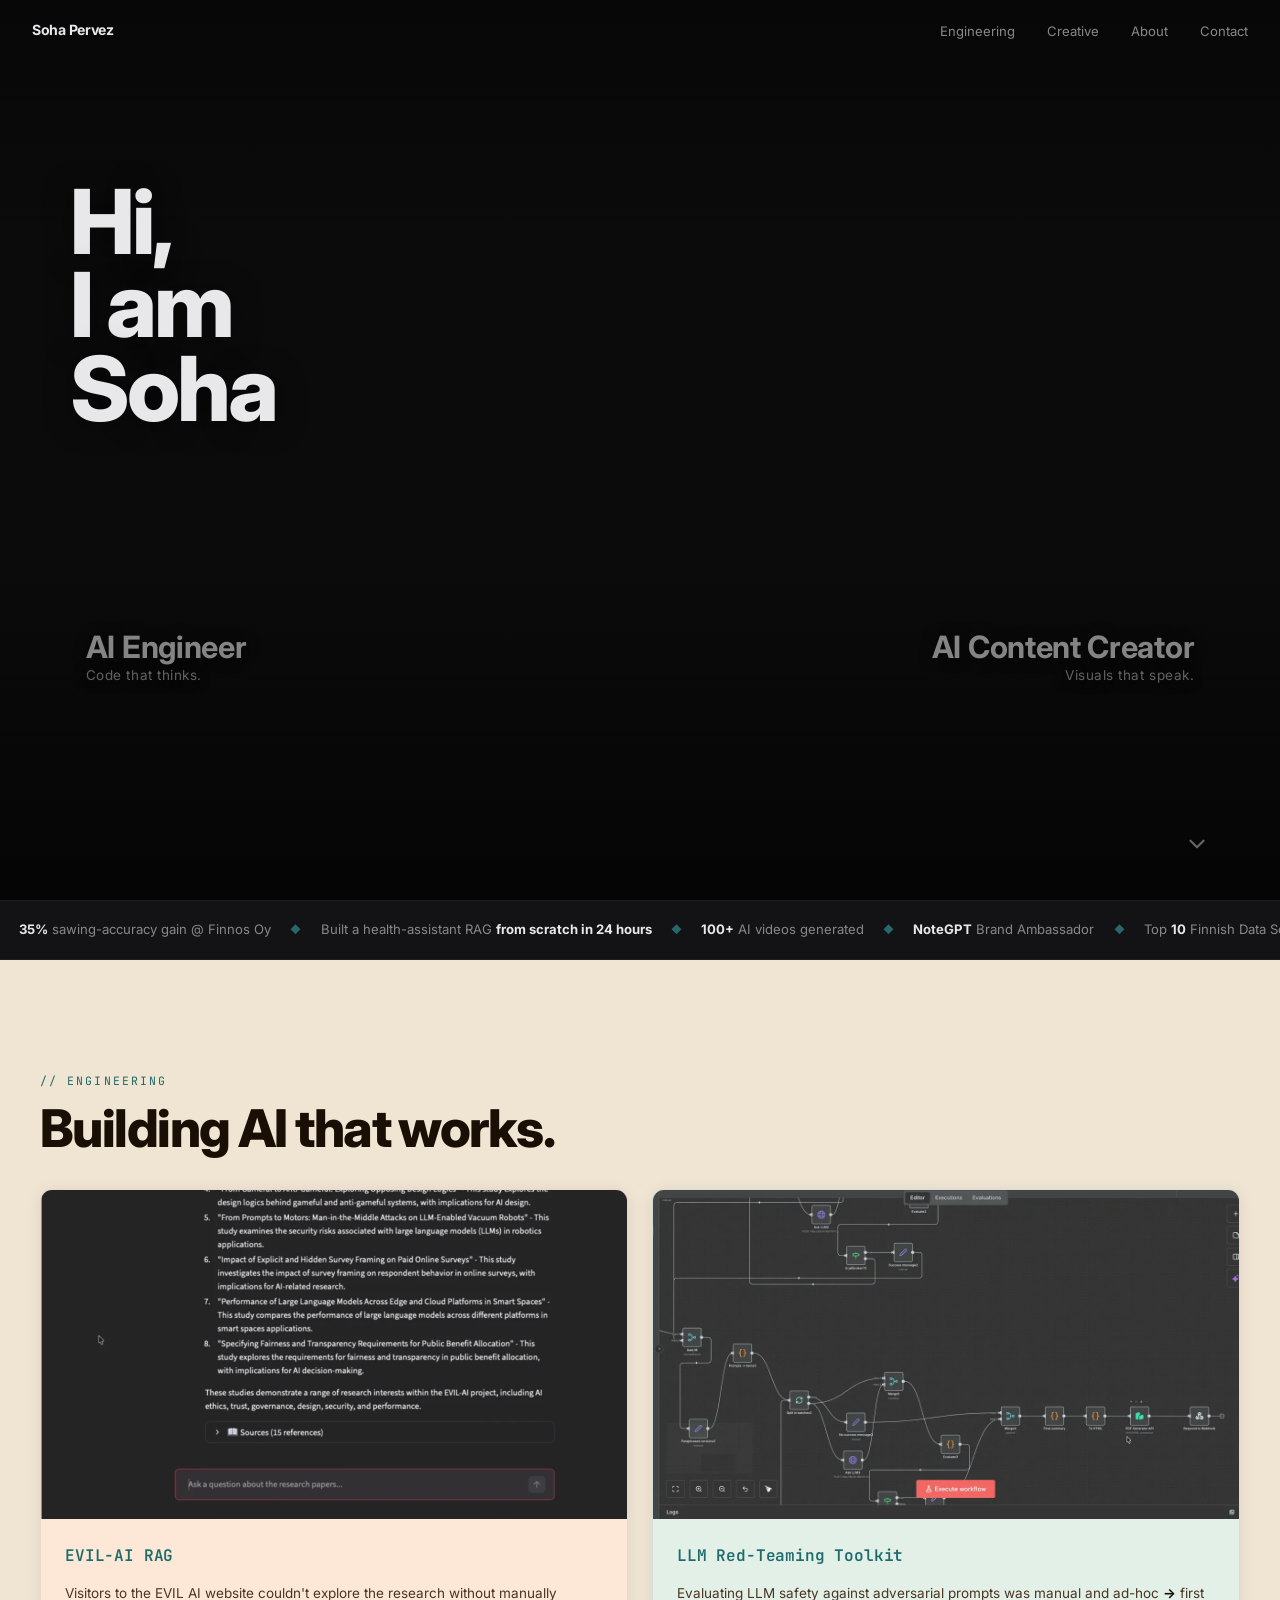
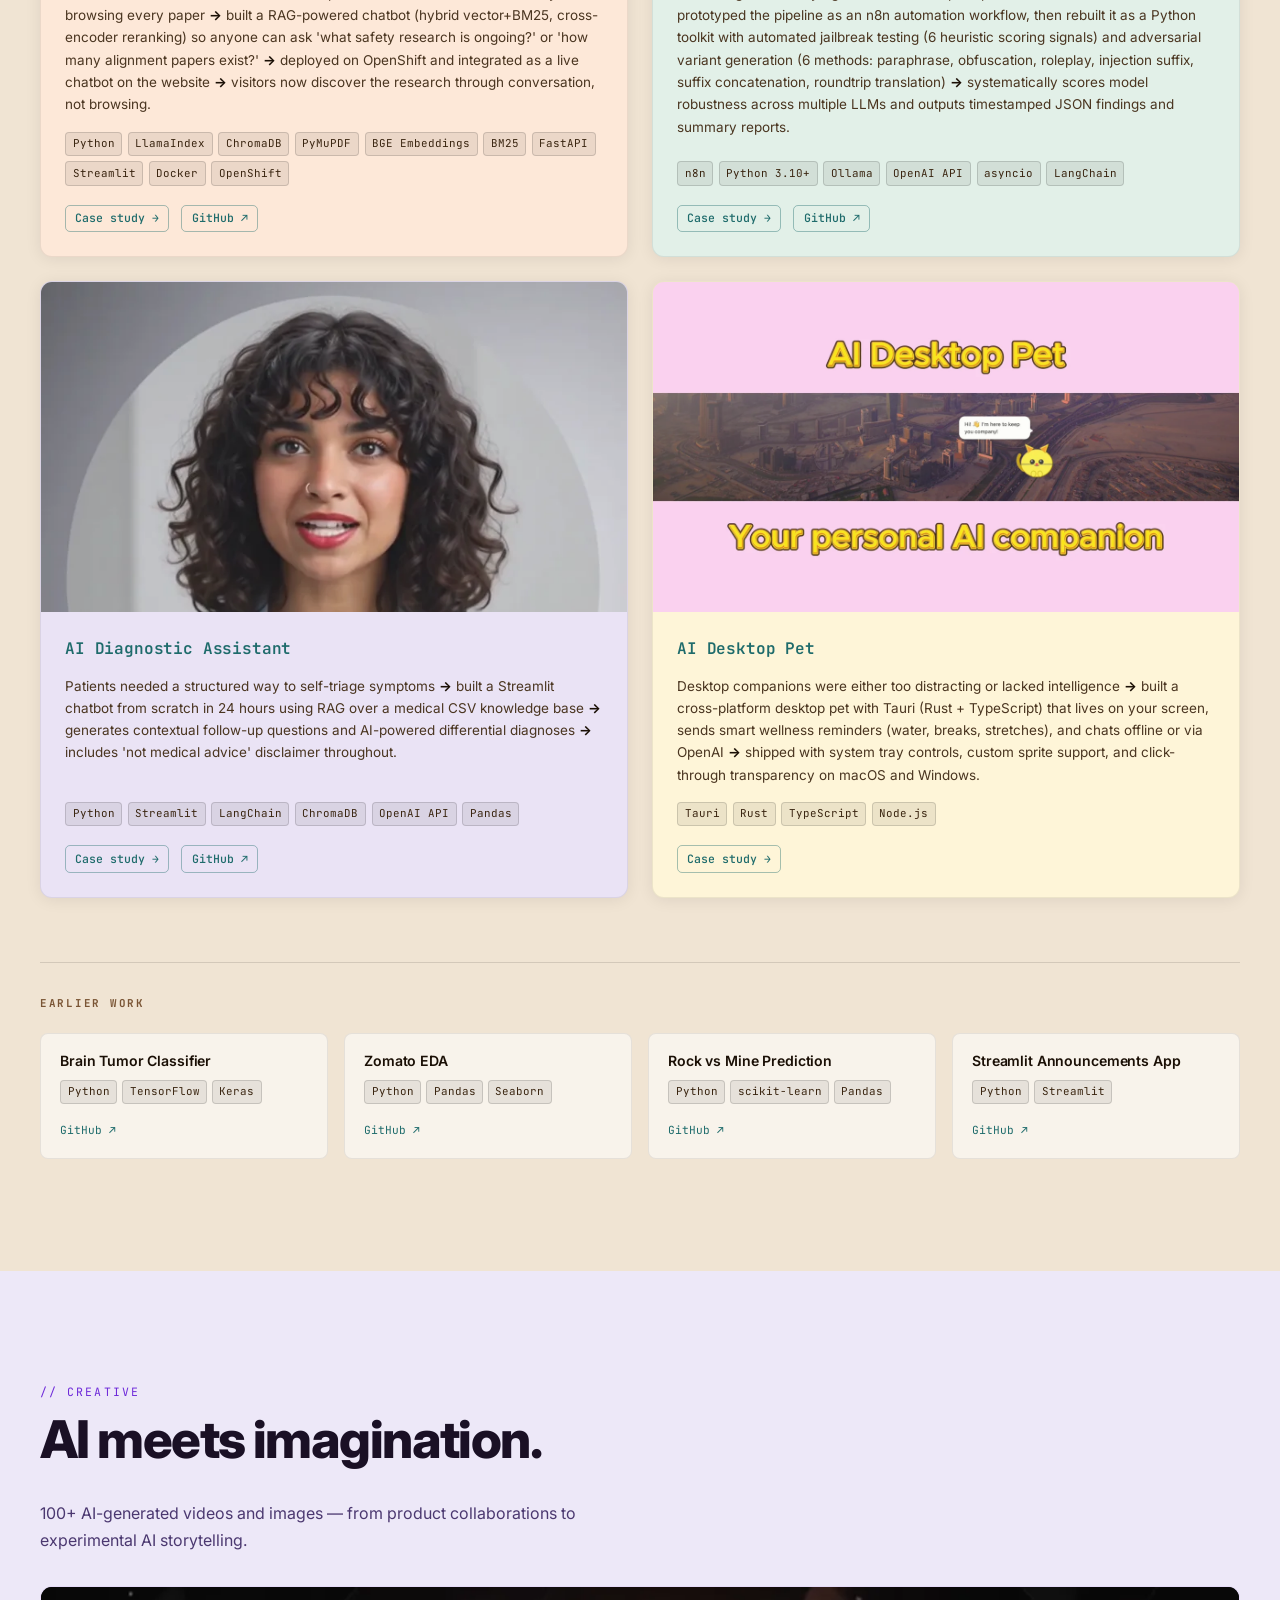
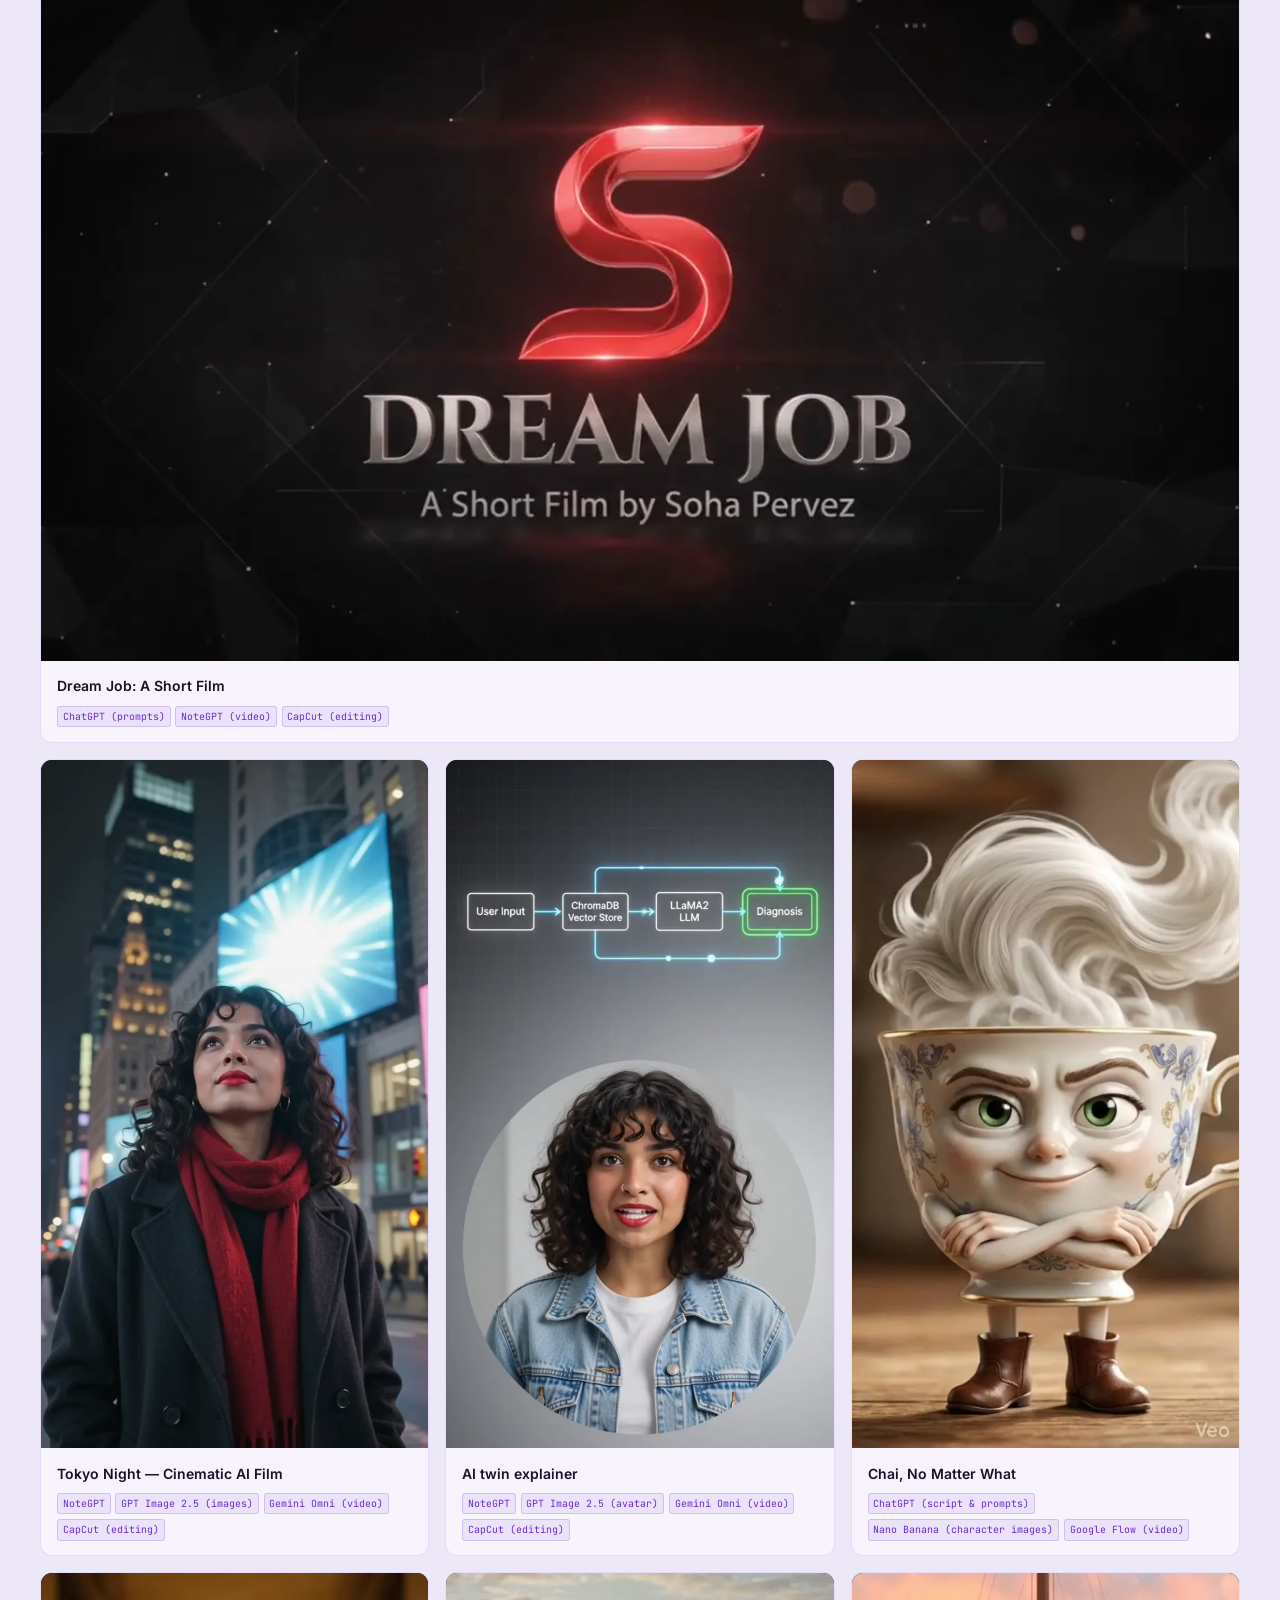
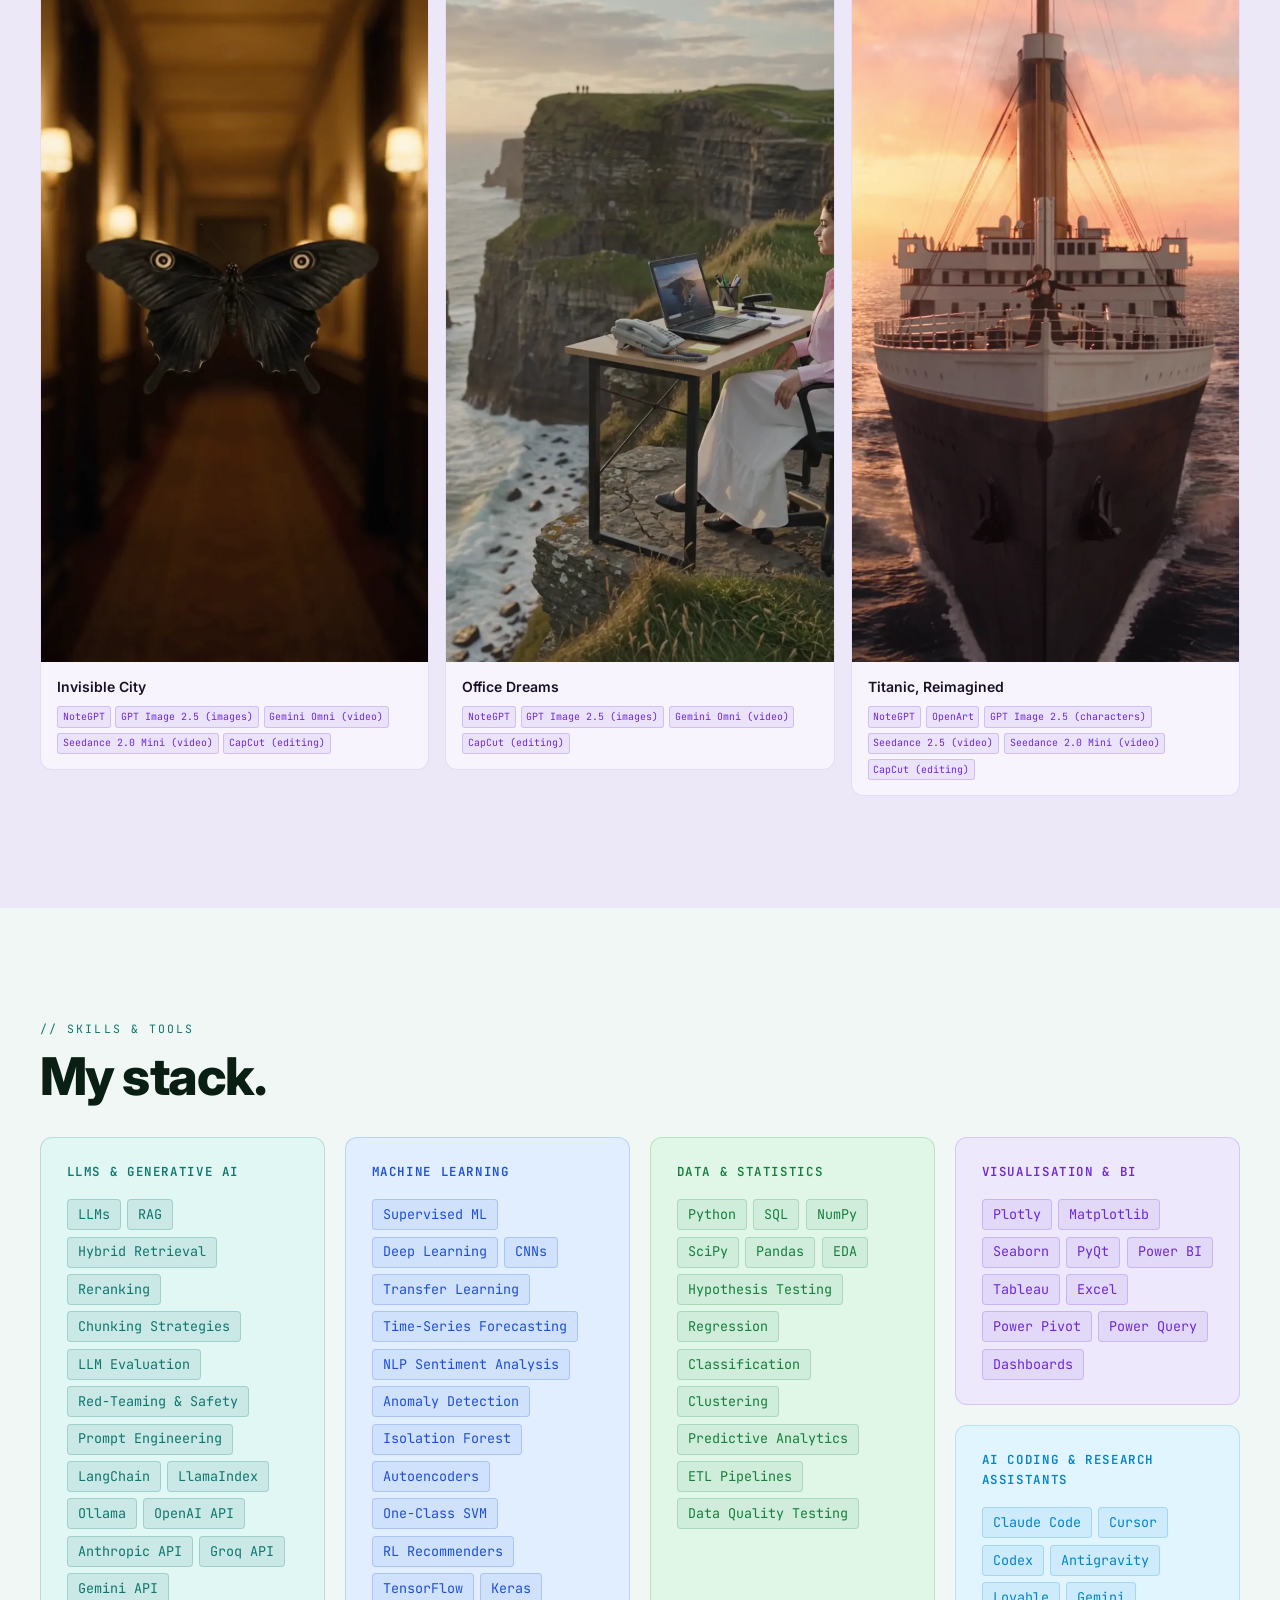
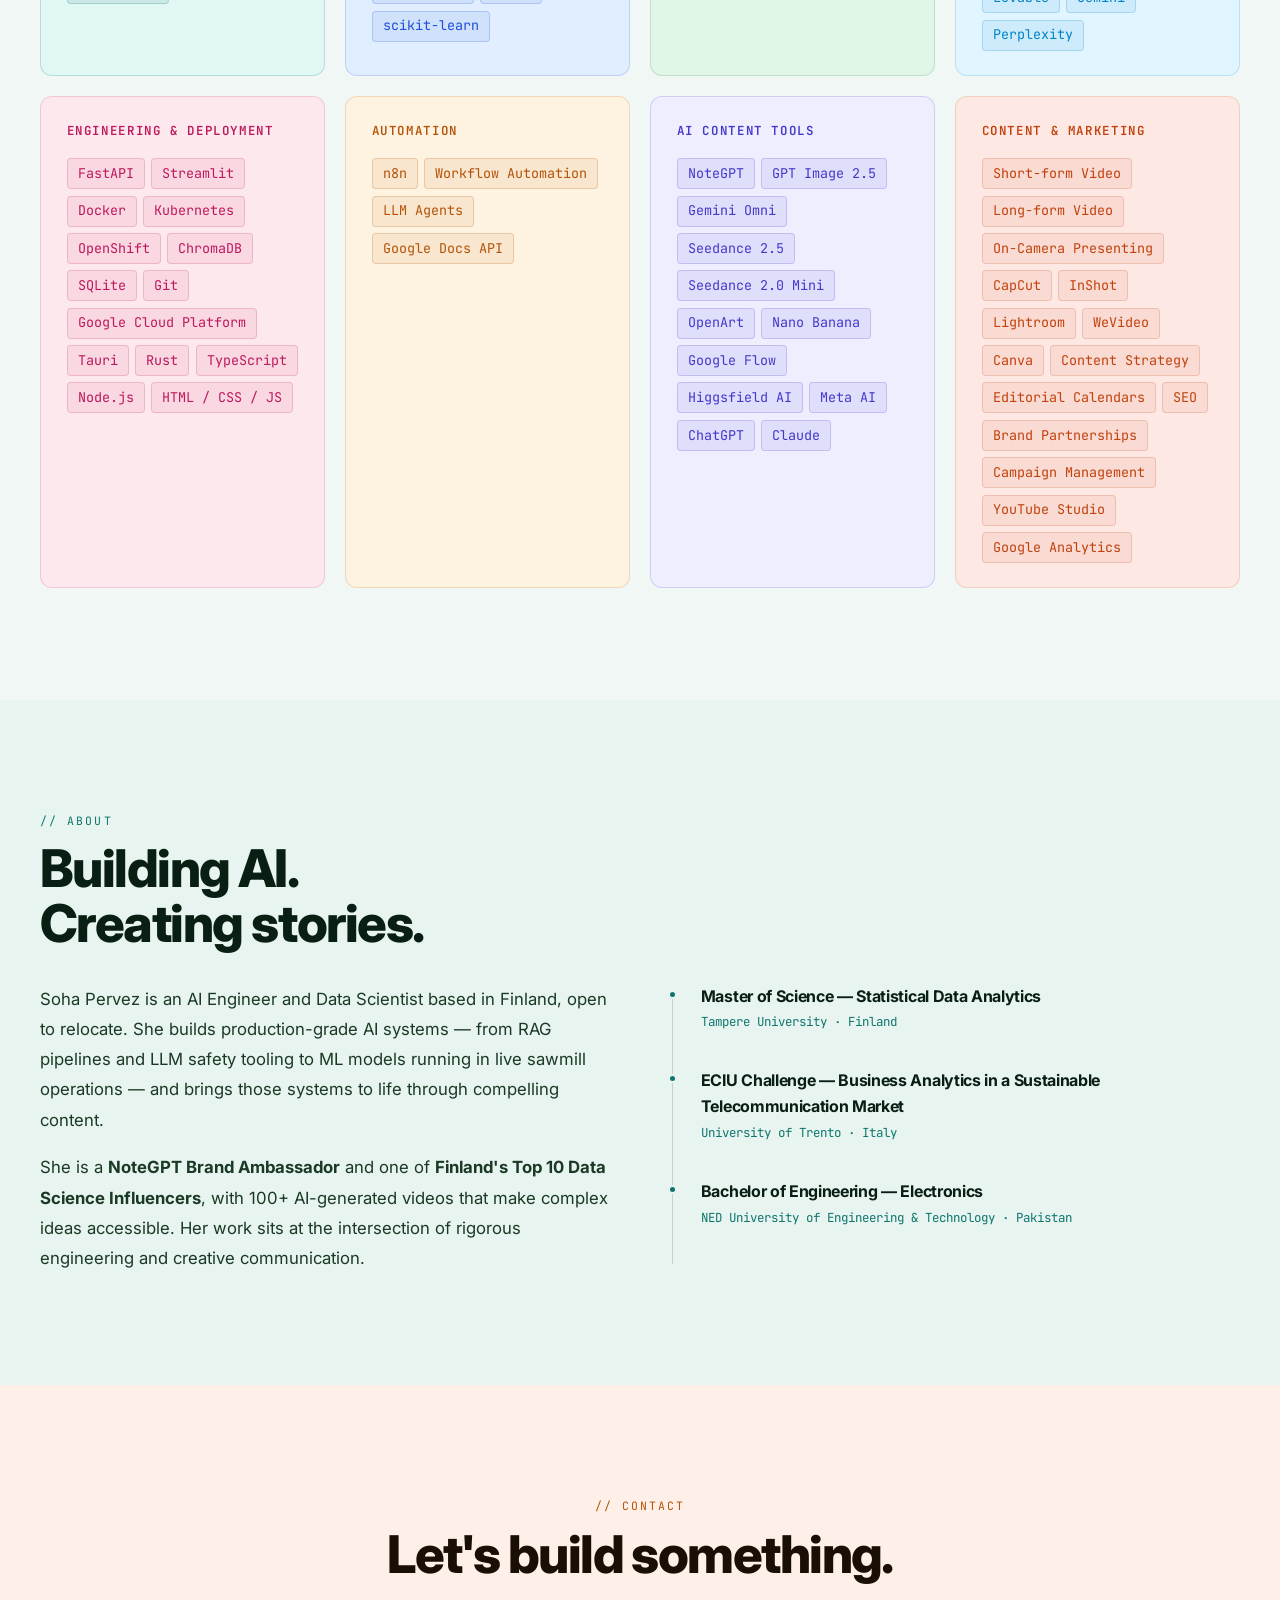
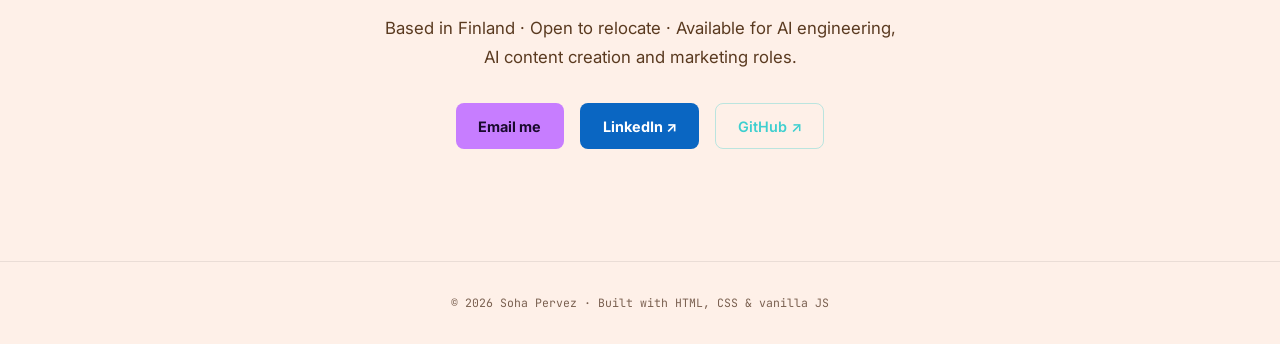
<file: index.html>
<!doctype html>
<html lang="en">
<head>
  <meta charset="utf-8" />
  <meta name="viewport" content="width=device-width, initial-scale=1" />
  <title>Soha Pervez — AI Engineer &amp; AI Creator</title>
  <meta name="description" content="Portfolio of Soha Pervez — AI Engineer, Data Scientist and AI Content Creator based in Finland. RAG systems, LLM safety tooling, ML in production, and 100+ AI-generated videos." />

  <!-- Open Graph -->
  <meta property="og:type"        content="website" />
  <meta property="og:title"       content="Soha Pervez — AI Engineer &amp; AI Creator" />
  <meta property="og:description" content="AI Engineer, Data Scientist and AI Content Creator based in Finland." />
  <meta property="og:image"       content="assets/images/og.webp" />
  <meta property="og:url"         content="https://sohapervez.github.io" />

  <!-- Twitter -->
  <meta name="twitter:card"  content="summary_large_image" />
  <meta name="twitter:title" content="Soha Pervez — AI Engineer &amp; AI Creator" />
  <meta name="twitter:image" content="assets/images/og.webp" />

  <!-- Fonts -->
  <link rel="preconnect" href="https://fonts.googleapis.com" />
  <link rel="preconnect" href="https://fonts.gstatic.com" crossorigin />
  <link href="https://fonts.googleapis.com/css2?family=Inter:wght@400;500;600;700;800&family=JetBrains+Mono:wght@400;500;600&display=swap" rel="stylesheet" />

  <!-- Styles -->
  <link rel="stylesheet" href="css/base.css" />
  <link rel="stylesheet" href="css/hero.css" />
  <link rel="stylesheet" href="css/sections.css" />

  <!-- Favicon (TODO — add assets/images/favicon.png) -->
  <!-- <link rel="icon" type="image/png" href="assets/images/favicon.png" /> -->
</head>
<body>

  <!-- ── Navigation ──────────────────────────────────────── -->
  <nav class="site-nav" aria-label="Main navigation">
    <a class="nav-logo" href="#hero">Soha Pervez</a>
    <ul>
      <li><a href="#engineering">Engineering</a></li>
      <li><a href="#creative">Creative</a></li>
      <li><a href="#about">About</a></li>
      <li><a href="#contact">Contact</a></li>
    </ul>
  </nav>

  <!-- ── Hero ────────────────────────────────────────────── -->
  <section id="hero" class="hero">
    <video
      class="scrub-video"
      src="assets/video/follow-cursor.mp4"
      muted
      playsinline
      preload="auto"
      aria-hidden="true"
    ></video>

    <div class="hero-text">
      <h1><span>Hi,</span><span>I am</span><span>Soha</span></h1>
    </div>

    <a class="label left" href="#engineering">
      <span class="label-name">AI Engineer</span>
      <span class="label-hook">Code that thinks.</span>
    </a>
    <a class="label right" href="#creative">
      <span class="label-name">AI Content Creator</span>
      <span class="label-hook">Visuals that speak.</span>
    </a>

    <div class="scroll-cue" aria-hidden="true">
      <svg viewBox="0 0 24 24" fill="none" stroke="currentColor" stroke-width="2"
           stroke-linecap="round" stroke-linejoin="round" aria-hidden="true">
        <polyline points="6 9 12 15 18 9"></polyline>
      </svg>
    </div>
  </section>

  <!-- ── Proof Strip ──────────────────────────────────────── -->
  <section id="proof" aria-label="Key highlights">
    <!-- Screen-reader list -->
    <ul class="sr-only">
      <li>35% sawing-accuracy gain at Finnos Oy</li>
      <li>Built a health-assistant RAG from scratch in 24 hours</li>
      <li>100+ AI videos generated</li>
      <li>NoteGPT Brand Ambassador</li>
      <li>Top 10 Finnish Data Science Influencer</li>
      <li>Integrated chatbot on the EVIL AI website</li>
      <li>Paid Temu collaboration — USD 500</li>
      <li>5 open-source AI projects</li>
    </ul>

    <!-- Animated marquee (visual) -->
    <div class="marquee-wrapper" aria-hidden="true">
      <div class="marquee-track">
        <!-- First copy -->
        <span class="marquee-item"><strong>35%</strong> sawing-accuracy gain @ Finnos Oy</span>
        <span class="marquee-sep">◆</span>
        <span class="marquee-item">Built a health-assistant RAG <strong>from scratch in 24 hours</strong></span>
        <span class="marquee-sep">◆</span>
        <span class="marquee-item"><strong>100+</strong> AI videos generated</span>
        <span class="marquee-sep">◆</span>
        <span class="marquee-item"><strong>NoteGPT</strong> Brand Ambassador</span>
        <span class="marquee-sep">◆</span>
        <span class="marquee-item">Top <strong>10</strong> Finnish Data Science Influencer</span>
        <span class="marquee-sep">◆</span>
        <span class="marquee-item">Integrated chatbot on the <strong>EVIL AI</strong> website</span>
        <span class="marquee-sep">◆</span>
        <span class="marquee-item">Paid <strong>Temu</strong> collaboration — <strong>USD 500</strong></span>
        <span class="marquee-sep">◆</span>
        <span class="marquee-item"><strong>5</strong> open-source AI projects</span>
        <span class="marquee-sep">◆</span>
        <span class="marquee-item">Self-hosted <strong>n8n</strong> on Docker</span>
        <span class="marquee-sep">◆</span>
        <!-- Duplicate for seamless loop -->
        <span class="marquee-item"><strong>35%</strong> sawing-accuracy gain @ Finnos Oy</span>
        <span class="marquee-sep">◆</span>
        <span class="marquee-item">Built a health-assistant RAG <strong>from scratch in 24 hours</strong></span>
        <span class="marquee-sep">◆</span>
        <span class="marquee-item"><strong>100+</strong> AI videos generated</span>
        <span class="marquee-sep">◆</span>
        <span class="marquee-item"><strong>NoteGPT</strong> Brand Ambassador</span>
        <span class="marquee-sep">◆</span>
        <span class="marquee-item">Top <strong>10</strong> Finnish Data Science Influencer</span>
        <span class="marquee-sep">◆</span>
        <span class="marquee-item">Integrated chatbot on the <strong>EVIL AI</strong> website</span>
        <span class="marquee-sep">◆</span>
        <span class="marquee-item">Paid <strong>Temu</strong> collaboration — <strong>USD 500</strong></span>
        <span class="marquee-sep">◆</span>
        <span class="marquee-item"><strong>5</strong> open-source AI projects</span>
        <span class="marquee-sep">◆</span>
        <span class="marquee-item">Self-hosted <strong>n8n</strong> on Docker</span>
        <span class="marquee-sep">◆</span>
      </div>
    </div>
  </section>

  <!-- ── Engineering ──────────────────────────────────────── -->
  <section id="engineering">
    <div class="container">
      <p class="section-label eng" data-animate>// Engineering</p>
      <h2 class="section-title" data-animate>Building AI that works.</h2>

      <!-- Featured project cards — rendered by main.js -->
      <div class="projects-grid" id="projects-grid">
        <p class="loading-msg">Loading projects…</p>
      </div>

      <!-- Earlier work -->
      <div class="earlier-work">
        <h3>Earlier work</h3>
        <ul class="earlier-list" id="earlier-list"></ul>
      </div>
    </div>
  </section>

  <!-- ── Creative ─────────────────────────────────────────── -->
  <section id="creative">
    <div class="container">
      <p class="section-label creative" data-animate>// Creative</p>
      <h2 class="section-title" data-animate>AI meets imagination.</h2>
      <p class="creative-intro" data-animate>
        100+ AI-generated videos and images — from product collaborations to experimental AI storytelling.
      </p>

      <!-- Creative tiles — rendered by main.js -->
      <div class="creative-grid" id="creative-grid"></div>
    </div>
  </section>

  <!-- ── Skills ───────────────────────────────────────────── -->
  <section id="skills">
    <div class="container">
      <p class="section-label eng" data-animate>// Skills &amp; Tools</p>
      <h2 class="section-title" data-animate>My stack.</h2>

      <div class="skills-grid" data-animate>

        <div class="skills-group sg--teal">
          <h3>LLMs &amp; Generative AI</h3>
          <div class="skills-chips">
            <span class="chip">LLMs</span>
            <span class="chip">RAG</span>
            <span class="chip">Hybrid Retrieval</span>
            <span class="chip">Reranking</span>
            <span class="chip">Chunking Strategies</span>
            <span class="chip">LLM Evaluation</span>
            <span class="chip">Red-Teaming &amp; Safety</span>
            <span class="chip">Prompt Engineering</span>
            <span class="chip">LangChain</span>
            <span class="chip">LlamaIndex</span>
            <span class="chip">Ollama</span>
            <span class="chip">OpenAI API</span>
            <span class="chip">Anthropic API</span>
            <span class="chip">Groq API</span>
            <span class="chip">Gemini API</span>
          </div>
        </div>

        <div class="skills-group sg--blue">
          <h3>Machine Learning</h3>
          <div class="skills-chips">
            <span class="chip">Supervised ML</span>
            <span class="chip">Deep Learning</span>
            <span class="chip">CNNs</span>
            <span class="chip">Transfer Learning</span>
            <span class="chip">Time-Series Forecasting</span>
            <span class="chip">NLP Sentiment Analysis</span>
            <span class="chip">Anomaly Detection</span>
            <span class="chip">Isolation Forest</span>
            <span class="chip">Autoencoders</span>
            <span class="chip">One-Class SVM</span>
            <span class="chip">RL Recommenders</span>
            <span class="chip">TensorFlow</span>
            <span class="chip">Keras</span>
            <span class="chip">scikit-learn</span>
          </div>
        </div>

        <div class="skills-group sg--green">
          <h3>Data &amp; Statistics</h3>
          <div class="skills-chips">
            <span class="chip">Python</span>
            <span class="chip">SQL</span>
            <span class="chip">NumPy</span>
            <span class="chip">SciPy</span>
            <span class="chip">Pandas</span>
            <span class="chip">EDA</span>
            <span class="chip">Hypothesis Testing</span>
            <span class="chip">Regression</span>
            <span class="chip">Classification</span>
            <span class="chip">Clustering</span>
            <span class="chip">Predictive Analytics</span>
            <span class="chip">ETL Pipelines</span>
            <span class="chip">Data Quality Testing</span>
          </div>
        </div>

        <div class="skills-group-pair">
          <div class="skills-group sg--violet">
            <h3>Visualisation &amp; BI</h3>
            <div class="skills-chips">
              <span class="chip">Plotly</span>
              <span class="chip">Matplotlib</span>
              <span class="chip">Seaborn</span>
              <span class="chip">PyQt</span>
              <span class="chip">Power BI</span>
              <span class="chip">Tableau</span>
              <span class="chip">Excel</span>
              <span class="chip">Power Pivot</span>
              <span class="chip">Power Query</span>
              <span class="chip">Dashboards</span>
            </div>
          </div>
          <div class="skills-group sg--sky">
            <h3>AI Coding &amp; Research Assistants</h3>
            <div class="skills-chips">
              <span class="chip">Claude Code</span>
              <span class="chip">Cursor</span>
              <span class="chip">Codex</span>
              <span class="chip">Antigravity</span>
              <span class="chip">Lovable</span>
              <span class="chip">Gemini</span>
              <span class="chip">Perplexity</span>
            </div>
          </div>
        </div>

        <div class="skills-group sg--rose">
          <h3>Engineering &amp; Deployment</h3>
          <div class="skills-chips">
            <span class="chip">FastAPI</span>
            <span class="chip">Streamlit</span>
            <span class="chip">Docker</span>
            <span class="chip">Kubernetes</span>
            <span class="chip">OpenShift</span>
            <span class="chip">ChromaDB</span>
            <span class="chip">SQLite</span>
            <span class="chip">Git</span>
            <span class="chip">Google Cloud Platform</span>
            <span class="chip">Tauri</span>
            <span class="chip">Rust</span>
            <span class="chip">TypeScript</span>
            <span class="chip">Node.js</span>
            <span class="chip">HTML / CSS / JS</span>
          </div>
        </div>

        <div class="skills-group sg--amber">
          <h3>Automation</h3>
          <div class="skills-chips">
            <span class="chip">n8n</span>
            <span class="chip">Workflow Automation</span>
            <span class="chip">LLM Agents</span>
            <span class="chip">Google Docs API</span>
          </div>
        </div>

        <div class="skills-group sg--indigo">
          <h3>AI Content Tools</h3>
          <div class="skills-chips">
            <span class="chip">NoteGPT</span>
            <span class="chip">GPT Image 2.5</span>
            <span class="chip">Gemini Omni</span>
            <span class="chip">Seedance 2.5</span>
            <span class="chip">Seedance 2.0 Mini</span>
            <span class="chip">OpenArt</span>
            <span class="chip">Nano Banana</span>
            <span class="chip">Google Flow</span>
            <span class="chip">Higgsfield AI</span>
            <span class="chip">Meta AI</span>
            <span class="chip">ChatGPT</span>
            <span class="chip">Claude</span>
          </div>
        </div>

        <div class="skills-group sg--coral">
          <h3>Content &amp; Marketing</h3>
          <div class="skills-chips">
            <span class="chip">Short-form Video</span>
            <span class="chip">Long-form Video</span>
            <span class="chip">On-Camera Presenting</span>
            <span class="chip">CapCut</span>
            <span class="chip">InShot</span>
            <span class="chip">Lightroom</span>
            <span class="chip">WeVideo</span>
            <span class="chip">Canva</span>
            <span class="chip">Content Strategy</span>
            <span class="chip">Editorial Calendars</span>
            <span class="chip">SEO</span>
            <span class="chip">Brand Partnerships</span>
            <span class="chip">Campaign Management</span>
            <span class="chip">YouTube Studio</span>
            <span class="chip">Google Analytics</span>
          </div>
        </div>

      </div>
    </div>
  </section>

  <!-- ── About ────────────────────────────────────────────── -->
  <section id="about">
    <div class="container">
      <p class="section-label eng" data-animate>// About</p>
      <h2 class="section-title" data-animate>Building AI.<br>Creating stories.</h2>

      <div class="about-layout">
        <div class="about-bio" data-animate>
          <p>
            Soha Pervez is an AI Engineer and Data Scientist based in Finland, open to relocate.
            She builds production-grade AI systems — from RAG pipelines and LLM safety tooling
            to ML models running in live sawmill operations — and brings those systems to life
            through compelling content.
          </p>
          <p>
            She is a <strong>NoteGPT Brand Ambassador</strong> and one of
            <strong>Finland's Top 10 Data Science Influencers</strong>, with 100+ AI-generated
            videos that make complex ideas accessible. Her work sits at the intersection of
            rigorous engineering and creative communication.
          </p>
        </div>

        <div class="timeline" data-animate>
          <div class="timeline-item">
            <p class="timeline-role">Master of Science — Statistical Data Analytics</p>
            <p class="timeline-place">Tampere University · Finland</p>
          </div>
          <div class="timeline-item">
            <p class="timeline-role">ECIU Challenge — Business Analytics in a Sustainable Telecommunication Market</p>
            <p class="timeline-place">University of Trento · Italy</p>
          </div>
          <div class="timeline-item">
            <p class="timeline-role">Bachelor of Engineering — Electronics</p>
            <p class="timeline-place">NED University of Engineering &amp; Technology · Pakistan</p>
          </div>
        </div>
      </div>
    </div>
  </section>

  <!-- ── Contact ──────────────────────────────────────────── -->
  <section id="contact">
    <div class="container">
      <p class="section-label eng" data-animate>// Contact</p>
      <h2 class="section-title" data-animate>Let's build something.</h2>
      <p class="contact-intro" data-animate>
        Based in Finland &middot; Open to relocate &middot;
        Available for AI engineering, AI content creation and marketing roles.
      </p>

      <div class="contact-links" data-animate>
        <a class="contact-link contact-email" href="mailto:sohapervez@gmail.com">
          Email me
        </a>
        <a class="contact-link contact-linkedin" href="https://www.linkedin.com/in/soha-pervez/" target="_blank" rel="noopener noreferrer">
          LinkedIn ↗
        </a>
        <a class="contact-link contact-github" href="https://github.com/sohapervez" target="_blank" rel="noopener noreferrer">
          GitHub ↗
        </a>
      </div>
    </div>
  </section>

  <footer>
    <p>&copy; 2026 Soha Pervez &middot; Built with HTML, CSS &amp; vanilla JS</p>
  </footer>

  <!-- Scripts -->
  <script src="js/cursor-scrub.js"></script>
  <script>
    const _labelLeft  = document.querySelector('.label.left');
    const _labelRight = document.querySelector('.label.right');
    initCursorScrub(document.querySelector('.scrub-video'), {
      trackingArea: 'window',
      smoothing: 0.18,
      onProgress: (p) => {
        _labelLeft.classList.toggle('active',  p < 0.4);
        _labelRight.classList.toggle('active', p > 0.6);
      },
    });
  </script>
  <script src="js/main.js"></script>

</body>
</html>
</file>
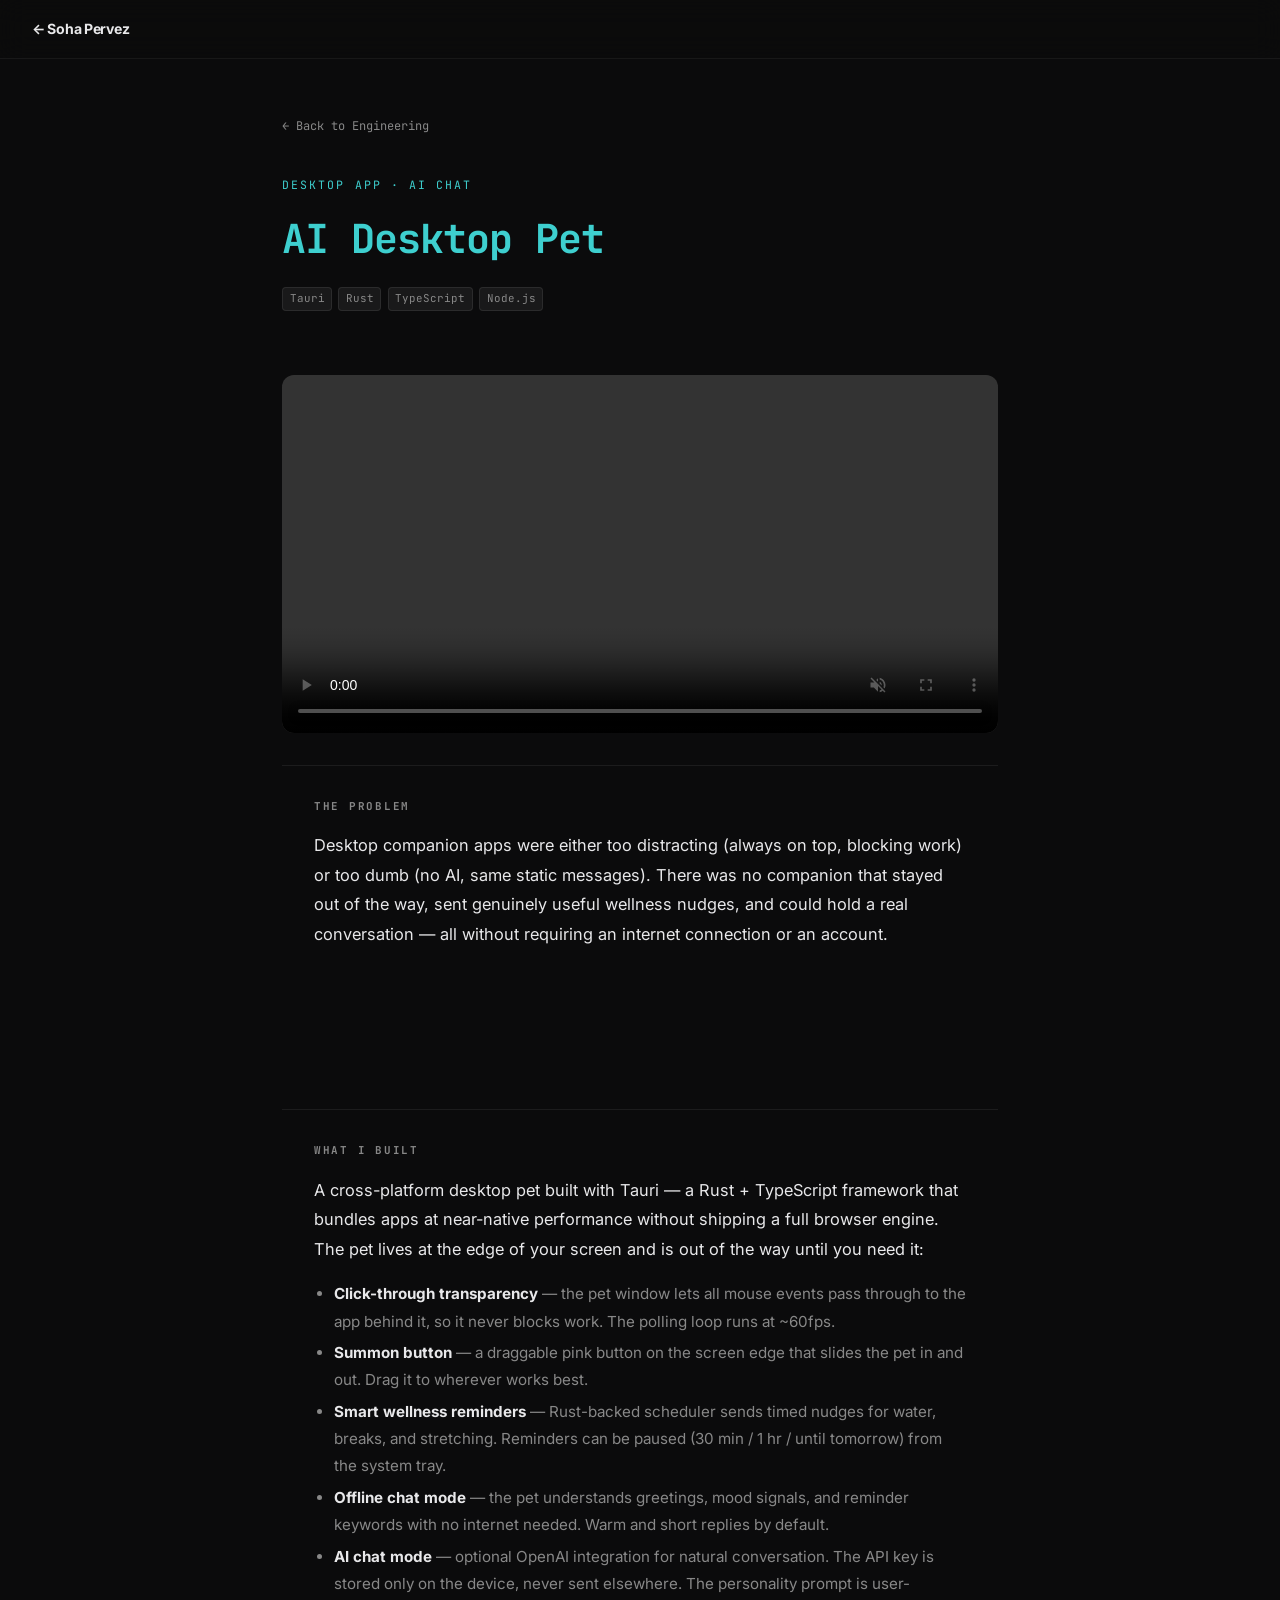
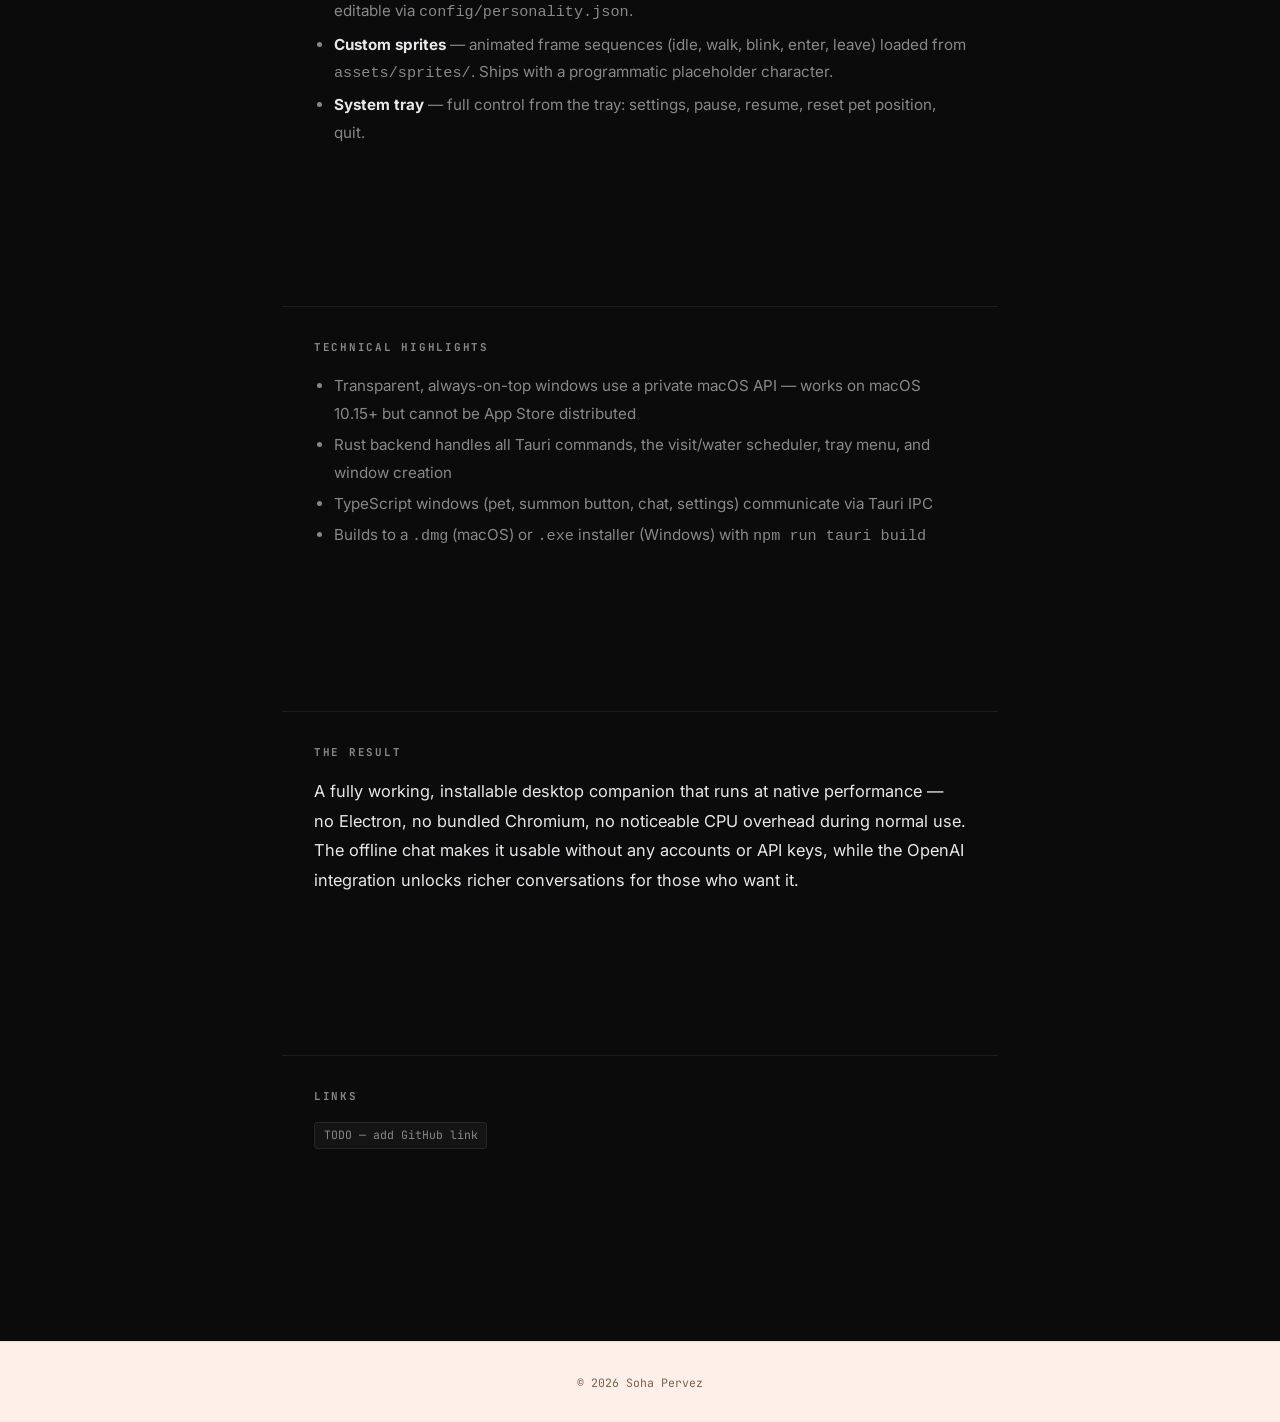
<file: projects/ai-desktop-pet.html>
<!doctype html>
<html lang="en">
<head>
  <meta charset="utf-8" />
  <meta name="viewport" content="width=device-width, initial-scale=1" />
  <title>AI Desktop Pet · Soha Pervez</title>
  <meta name="description" content="Cross-platform desktop companion built with Tauri (Rust + TypeScript) — animated pet, smart wellness reminders, and offline or AI-powered chat." />
  <link rel="preconnect" href="https://fonts.googleapis.com" />
  <link rel="preconnect" href="https://fonts.gstatic.com" crossorigin />
  <link href="https://fonts.googleapis.com/css2?family=Inter:wght@400;500;600;700;800&family=JetBrains+Mono:wght@400;500;600&display=swap" rel="stylesheet" />
  <link rel="stylesheet" href="../css/base.css" />
  <link rel="stylesheet" href="../css/sections.css" />
</head>
<body class="project-page">

  <nav class="site-nav scrolled" aria-label="Site navigation">
    <a class="nav-logo" href="../index.html">← Soha Pervez</a>
  </nav>

  <main>
    <article class="project-detail">
      <a class="project-back" href="../index.html#engineering">← Back to Engineering</a>

      <header class="project-detail-header">
        <p class="section-label eng">Desktop App · AI Chat</p>
        <h1>AI Desktop Pet</h1>
        <div class="project-detail-chips">
          <span class="chip">Tauri</span>
          <span class="chip">Rust</span>
          <span class="chip">TypeScript</span>
          <span class="chip">Node.js</span>
        </div>
      </header>

      <div style="margin: 2rem 0; border-radius: 12px; overflow: hidden; background: #0b0b0c;">
        <video src="../assets/video/AI_Desktop_Pet.mp4" controls muted playsinline
               style="width: 100%; display: block; max-height: 520px; object-fit: contain;">
        </video>
      </div>

      <section class="project-section">
        <h2>The Problem</h2>
        <p>
          Desktop companion apps were either too distracting (always on top, blocking work)
          or too dumb (no AI, same static messages). There was no companion that stayed
          out of the way, sent genuinely useful wellness nudges, and could hold a real
          conversation — all without requiring an internet connection or an account.
        </p>
      </section>

      <section class="project-section">
        <h2>What I Built</h2>
        <p>
          A cross-platform desktop pet built with Tauri — a Rust + TypeScript framework
          that bundles apps at near-native performance without shipping a full browser
          engine. The pet lives at the edge of your screen and is out of the way until
          you need it:
        </p>
        <ul>
          <li><strong>Click-through transparency</strong> — the pet window lets all mouse events pass through to the app behind it, so it never blocks work. The polling loop runs at ~60fps.</li>
          <li><strong>Summon button</strong> — a draggable pink button on the screen edge that slides the pet in and out. Drag it to wherever works best.</li>
          <li><strong>Smart wellness reminders</strong> — Rust-backed scheduler sends timed nudges for water, breaks, and stretching. Reminders can be paused (30 min / 1 hr / until tomorrow) from the system tray.</li>
          <li><strong>Offline chat mode</strong> — the pet understands greetings, mood signals, and reminder keywords with no internet needed. Warm and short replies by default.</li>
          <li><strong>AI chat mode</strong> — optional OpenAI integration for natural conversation. The API key is stored only on the device, never sent elsewhere. The personality prompt is user-editable via <code>config/personality.json</code>.</li>
          <li><strong>Custom sprites</strong> — animated frame sequences (idle, walk, blink, enter, leave) loaded from <code>assets/sprites/</code>. Ships with a programmatic placeholder character.</li>
          <li><strong>System tray</strong> — full control from the tray: settings, pause, resume, reset pet position, quit.</li>
        </ul>
      </section>

      <section class="project-section">
        <h2>Technical Highlights</h2>
        <ul>
          <li>Transparent, always-on-top windows use a private macOS API — works on macOS 10.15+ but cannot be App Store distributed</li>
          <li>Rust backend handles all Tauri commands, the visit/water scheduler, tray menu, and window creation</li>
          <li>TypeScript windows (pet, summon button, chat, settings) communicate via Tauri IPC</li>
          <li>Builds to a <code>.dmg</code> (macOS) or <code>.exe</code> installer (Windows) with <code>npm run tauri build</code></li>
        </ul>
      </section>

      <section class="project-section">
        <h2>The Result</h2>
        <p>
          A fully working, installable desktop companion that runs at native performance —
          no Electron, no bundled Chromium, no noticeable CPU overhead during normal use.
          The offline chat makes it usable without any accounts or API keys, while the
          OpenAI integration unlocks richer conversations for those who want it.
        </p>
      </section>

      <section class="project-section">
        <h2>Links</h2>
        <!-- TODO — add GitHub repo link if public -->
        <span class="private-note">TODO — add GitHub link</span>
      </section>
    </article>
  </main>

  <footer>
    <p>&copy; 2026 Soha Pervez</p>
  </footer>

</body>
</html>
</file>
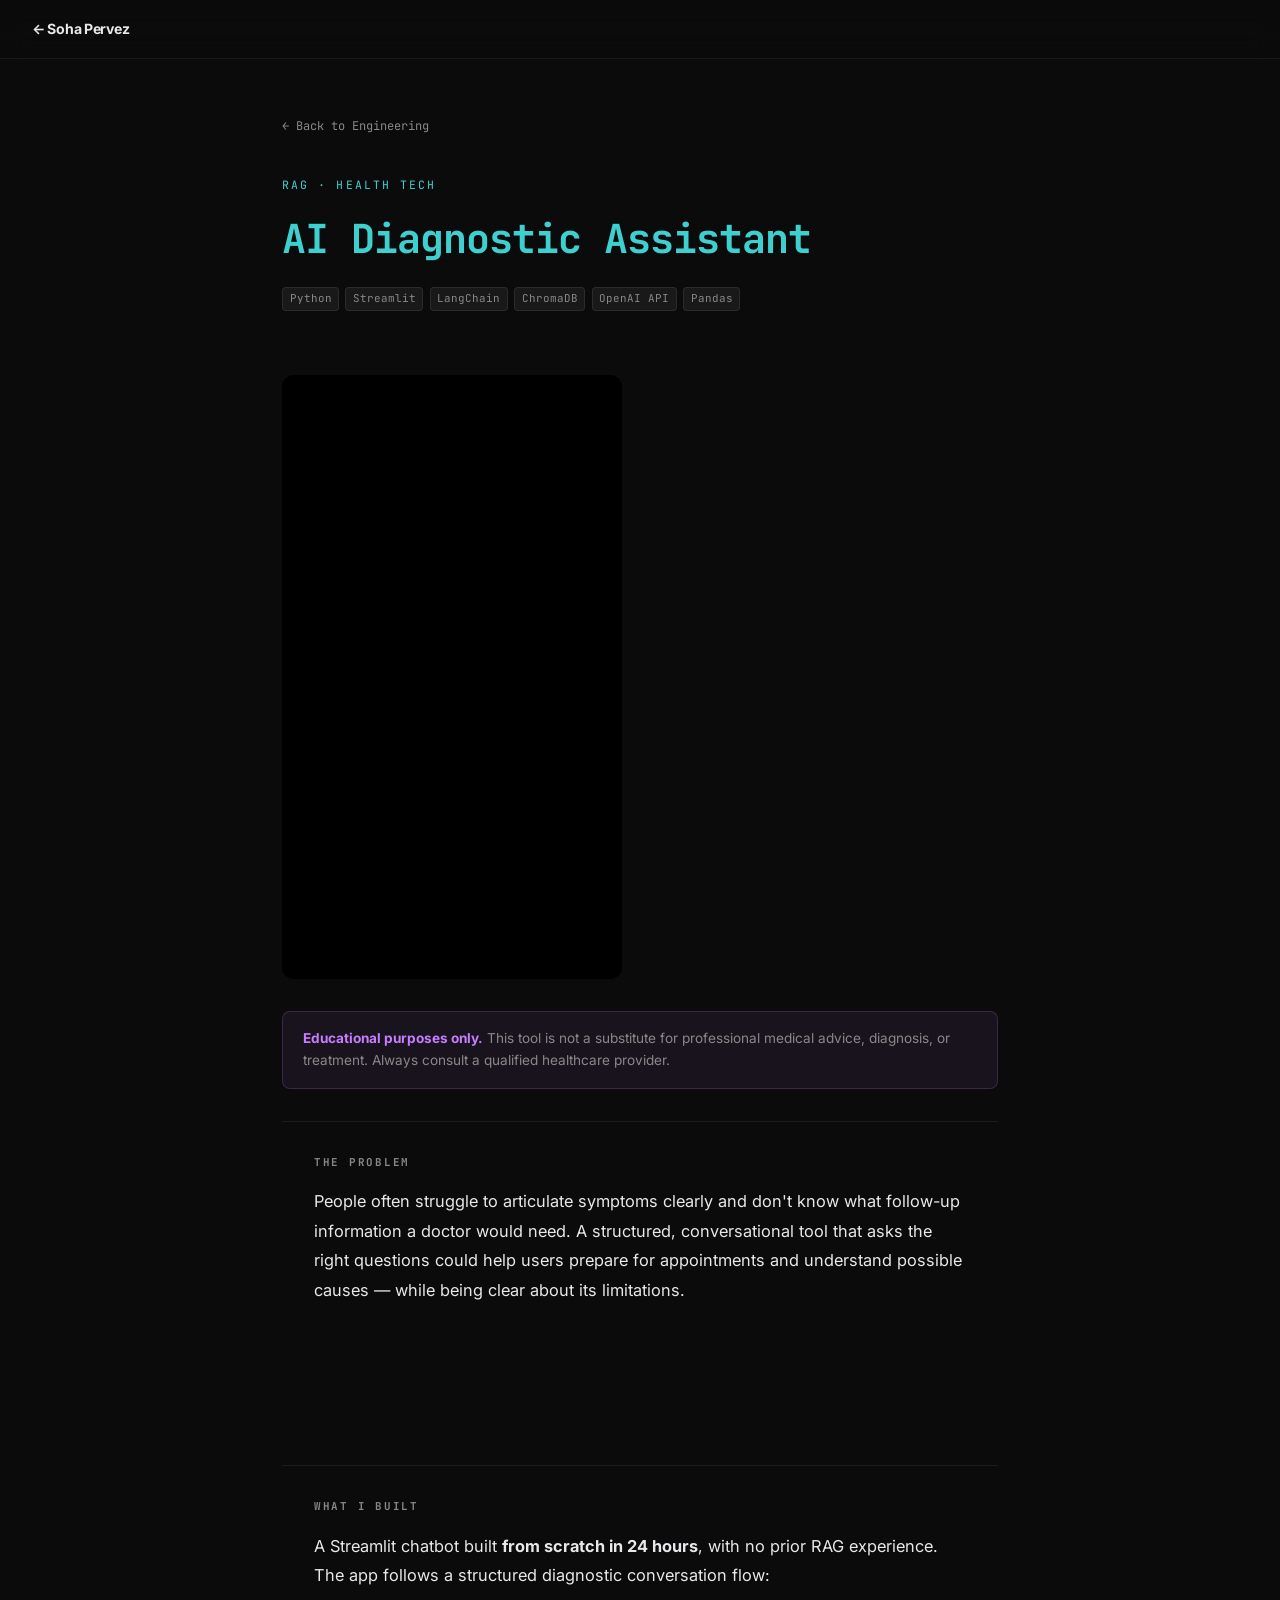
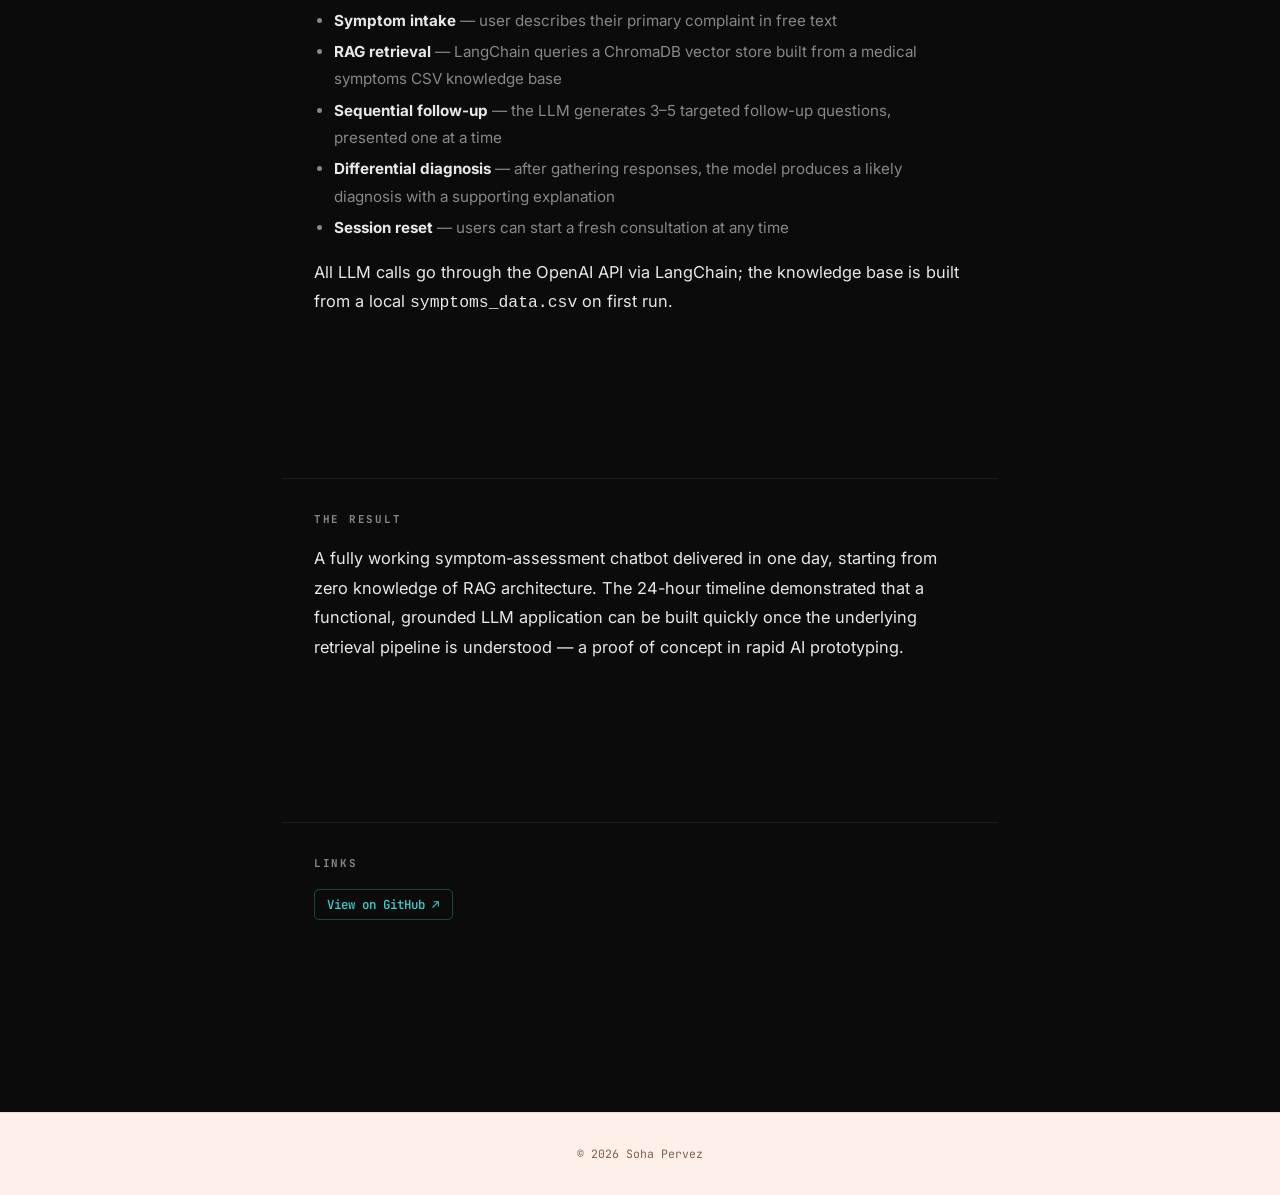
<file: projects/ai-diagnostic-assistant.html>
<!doctype html>
<html lang="en">
<head>
  <meta charset="utf-8" />
  <meta name="viewport" content="width=device-width, initial-scale=1" />
  <title>AI Diagnostic Assistant · Soha Pervez</title>
  <meta name="description" content="Streamlit chatbot with RAG over a medical CSV — generates contextual follow-up questions and AI-powered differential diagnoses. Built from scratch in 24 hours." />
  <link rel="preconnect" href="https://fonts.googleapis.com" />
  <link rel="preconnect" href="https://fonts.gstatic.com" crossorigin />
  <link href="https://fonts.googleapis.com/css2?family=Inter:wght@400;500;600;700;800&family=JetBrains+Mono:wght@400;500;600&display=swap" rel="stylesheet" />
  <link rel="stylesheet" href="../css/base.css" />
  <link rel="stylesheet" href="../css/sections.css" />
</head>
<body class="project-page">

  <nav class="site-nav scrolled" aria-label="Site navigation">
    <a class="nav-logo" href="../index.html">← Soha Pervez</a>
  </nav>

  <main>
    <article class="project-detail">
      <a class="project-back" href="../index.html#engineering">← Back to Engineering</a>

      <header class="project-detail-header">
        <p class="section-label eng">RAG · Health Tech</p>
        <h1>AI Diagnostic Assistant</h1>
        <div class="project-detail-chips">
          <span class="chip">Python</span>
          <span class="chip">Streamlit</span>
          <span class="chip">LangChain</span>
          <span class="chip">ChromaDB</span>
          <span class="chip">OpenAI API</span>
          <span class="chip">Pandas</span>
        </div>
      </header>

      <div class="project-demo-embed">
        <iframe
          src="https://www.linkedin.com/embed/feed/update/urn:li:ugcPost:7483451068840992769?compact=1"
          frameborder="0"
          allowfullscreen
          allow="autoplay; encrypted-media; fullscreen"
          title="AI Diagnostic Assistant demo video"></iframe>
      </div>

      <div class="disclaimer">
        <strong>Educational purposes only.</strong> This tool is not a substitute for
        professional medical advice, diagnosis, or treatment. Always consult a qualified
        healthcare provider.
      </div>

      <section class="project-section">
        <h2>The Problem</h2>
        <p>
          People often struggle to articulate symptoms clearly and don't know what follow-up
          information a doctor would need. A structured, conversational tool that asks the
          right questions could help users prepare for appointments and understand possible
          causes — while being clear about its limitations.
        </p>
      </section>

      <section class="project-section">
        <h2>What I Built</h2>
        <p>
          A Streamlit chatbot built <strong>from scratch in 24 hours</strong>, with no prior
          RAG experience. The app follows a structured diagnostic conversation flow:
        </p>
        <ul>
          <li><strong>Symptom intake</strong> — user describes their primary complaint in free text</li>
          <li><strong>RAG retrieval</strong> — LangChain queries a ChromaDB vector store built from a medical symptoms CSV knowledge base</li>
          <li><strong>Sequential follow-up</strong> — the LLM generates 3–5 targeted follow-up questions, presented one at a time</li>
          <li><strong>Differential diagnosis</strong> — after gathering responses, the model produces a likely diagnosis with a supporting explanation</li>
          <li><strong>Session reset</strong> — users can start a fresh consultation at any time</li>
        </ul>
        <p>
          All LLM calls go through the OpenAI API via LangChain; the knowledge base is built
          from a local <code>symptoms_data.csv</code> on first run.
        </p>
      </section>

      <section class="project-section">
        <h2>The Result</h2>
        <p>
          A fully working symptom-assessment chatbot delivered in one day, starting from
          zero knowledge of RAG architecture. The 24-hour timeline demonstrated that a
          functional, grounded LLM application can be built quickly once the underlying
          retrieval pipeline is understood — a proof of concept in rapid AI prototyping.
        </p>
      </section>

      <section class="project-section">
        <h2>Links</h2>
        <div class="project-links-row">
          <a class="project-link" href="https://github.com/sohapervez/AI-Diagnostic-Assistant" target="_blank" rel="noopener noreferrer">
            View on GitHub ↗
          </a>
        </div>
      </section>
    </article>
  </main>

  <footer>
    <p>&copy; 2026 Soha Pervez</p>
  </footer>

</body>
</html>
</file>
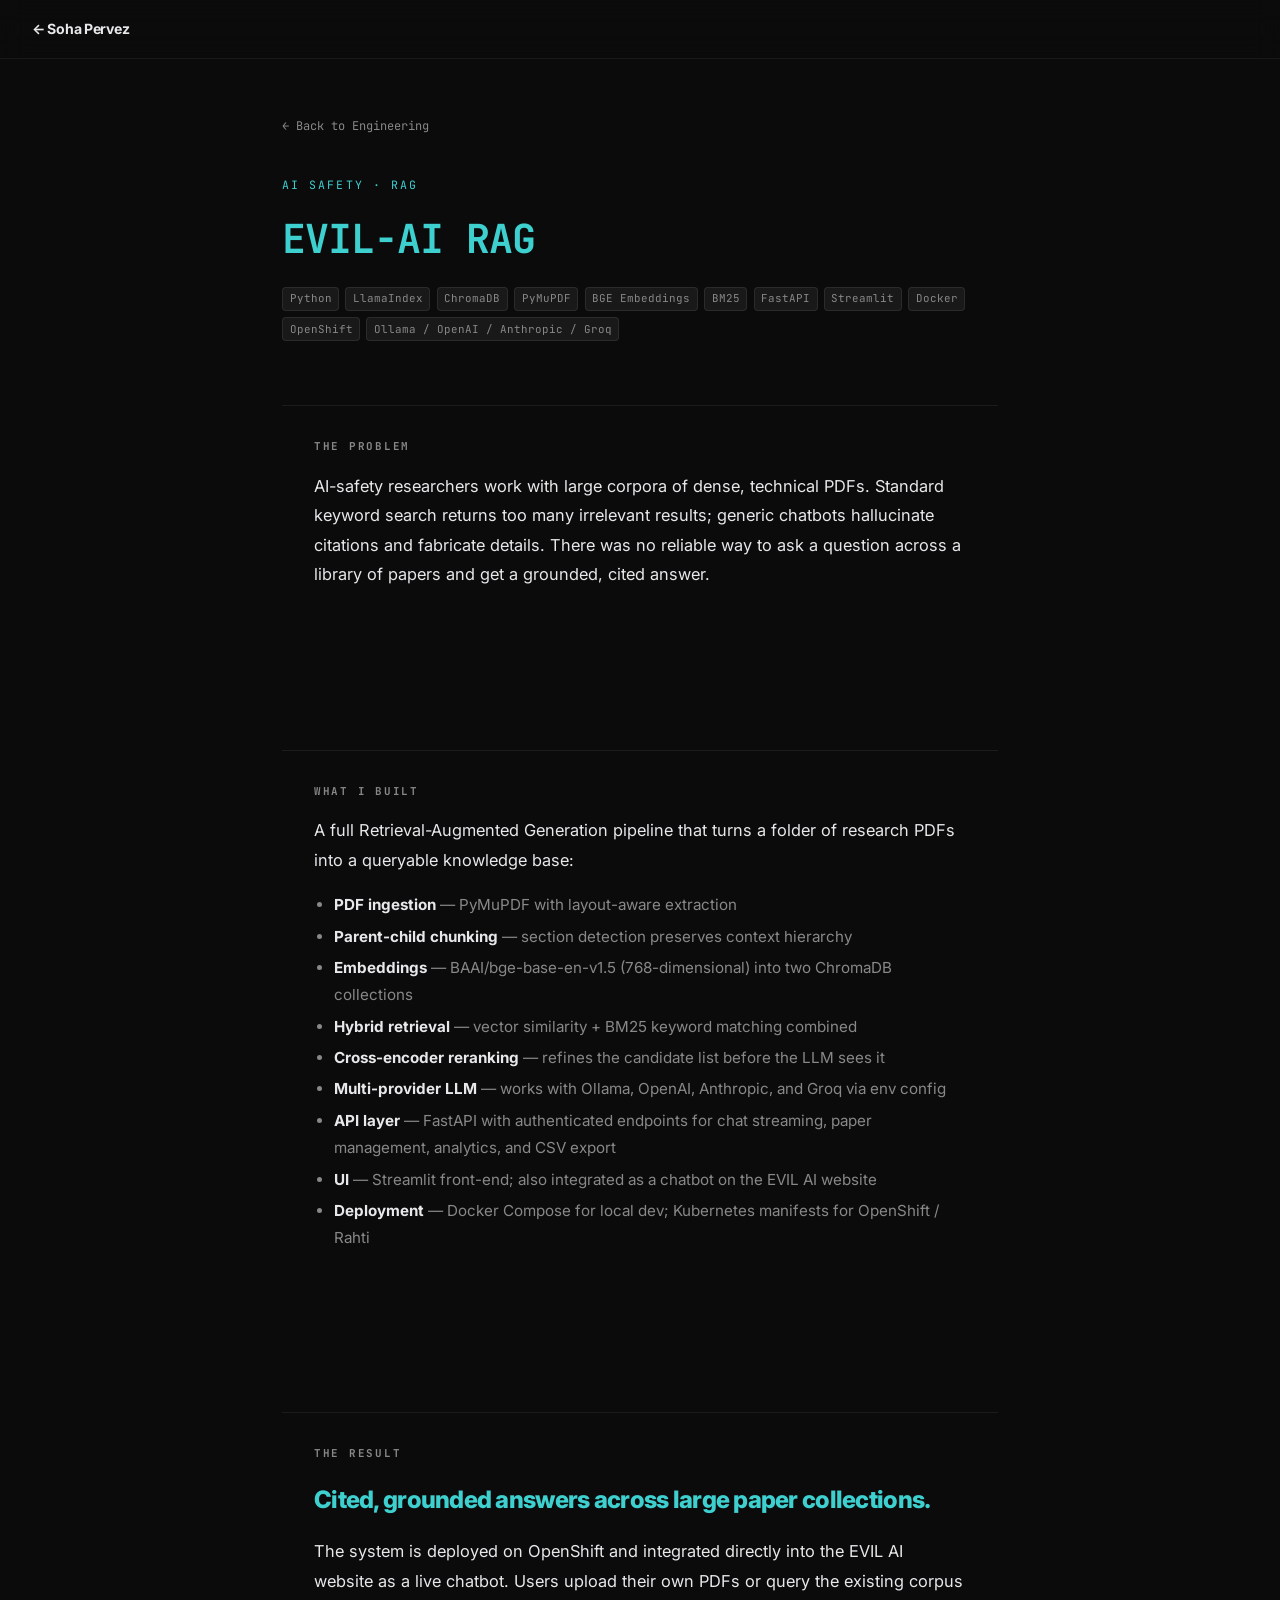
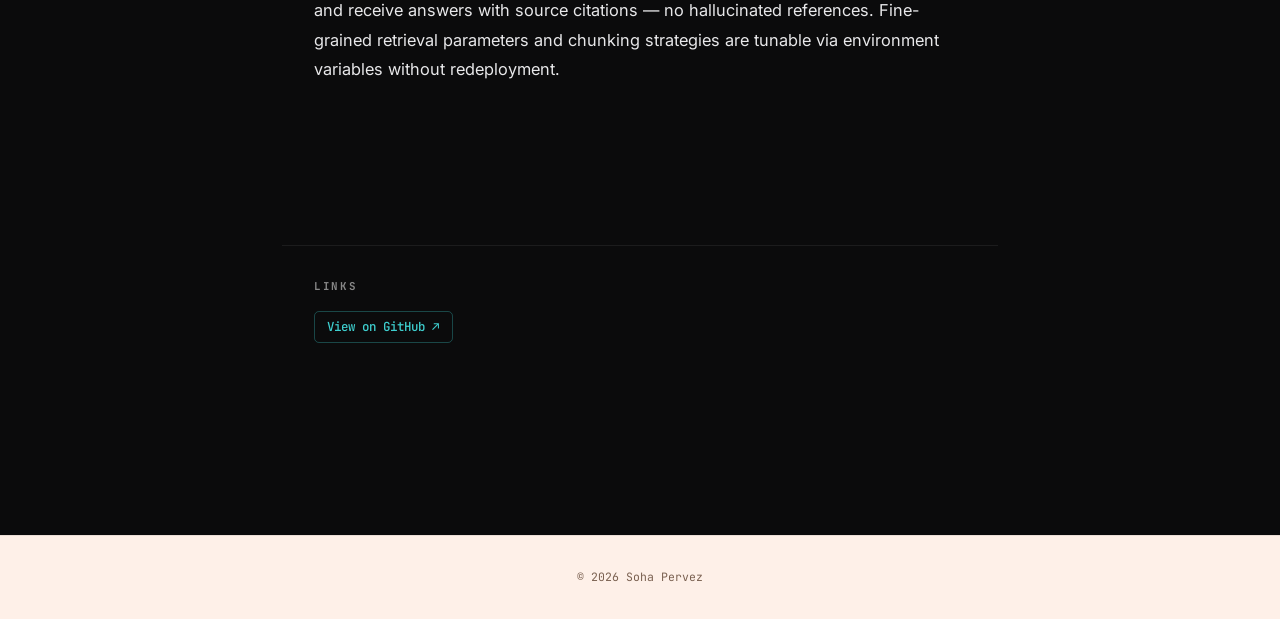
<file: projects/evil-ai-rag.html>
<!doctype html>
<html lang="en">
<head>
  <meta charset="utf-8" />
  <meta name="viewport" content="width=device-width, initial-scale=1" />
  <title>EVIL-AI RAG · Soha Pervez</title>
  <meta name="description" content="RAG system for querying AI-safety research papers with cited, grounded answers. Hybrid vector + BM25 retrieval, cross-encoder reranking, deployed on OpenShift." />
  <link rel="preconnect" href="https://fonts.googleapis.com" />
  <link rel="preconnect" href="https://fonts.gstatic.com" crossorigin />
  <link href="https://fonts.googleapis.com/css2?family=Inter:wght@400;500;600;700;800&family=JetBrains+Mono:wght@400;500;600&display=swap" rel="stylesheet" />
  <link rel="stylesheet" href="../css/base.css" />
  <link rel="stylesheet" href="../css/sections.css" />
</head>
<body class="project-page">

  <nav class="site-nav scrolled" aria-label="Site navigation">
    <a class="nav-logo" href="../index.html">← Soha Pervez</a>
  </nav>

  <main>
    <article class="project-detail">
      <a class="project-back" href="../index.html#engineering">← Back to Engineering</a>

      <header class="project-detail-header">
        <p class="section-label eng">AI Safety · RAG</p>
        <h1>EVIL-AI RAG</h1>
        <div class="project-detail-chips">
          <span class="chip">Python</span>
          <span class="chip">LlamaIndex</span>
          <span class="chip">ChromaDB</span>
          <span class="chip">PyMuPDF</span>
          <span class="chip">BGE Embeddings</span>
          <span class="chip">BM25</span>
          <span class="chip">FastAPI</span>
          <span class="chip">Streamlit</span>
          <span class="chip">Docker</span>
          <span class="chip">OpenShift</span>
          <span class="chip">Ollama / OpenAI / Anthropic / Groq</span>
        </div>
      </header>

      <section class="project-section">
        <h2>The Problem</h2>
        <p>
          AI-safety researchers work with large corpora of dense, technical PDFs. Standard
          keyword search returns too many irrelevant results; generic chatbots hallucinate
          citations and fabricate details. There was no reliable way to ask a question
          across a library of papers and get a grounded, cited answer.
        </p>
      </section>

      <section class="project-section">
        <h2>What I Built</h2>
        <p>
          A full Retrieval-Augmented Generation pipeline that turns a folder of research PDFs
          into a queryable knowledge base:
        </p>
        <ul>
          <li><strong>PDF ingestion</strong> — PyMuPDF with layout-aware extraction</li>
          <li><strong>Parent-child chunking</strong> — section detection preserves context hierarchy</li>
          <li><strong>Embeddings</strong> — BAAI/bge-base-en-v1.5 (768-dimensional) into two ChromaDB collections</li>
          <li><strong>Hybrid retrieval</strong> — vector similarity + BM25 keyword matching combined</li>
          <li><strong>Cross-encoder reranking</strong> — refines the candidate list before the LLM sees it</li>
          <li><strong>Multi-provider LLM</strong> — works with Ollama, OpenAI, Anthropic, and Groq via env config</li>
          <li><strong>API layer</strong> — FastAPI with authenticated endpoints for chat streaming, paper management, analytics, and CSV export</li>
          <li><strong>UI</strong> — Streamlit front-end; also integrated as a chatbot on the EVIL AI website</li>
          <li><strong>Deployment</strong> — Docker Compose for local dev; Kubernetes manifests for OpenShift / Rahti</li>
        </ul>
      </section>

      <section class="project-section">
        <h2>The Result</h2>
        <p class="result-highlight">Cited, grounded answers across large paper collections.</p>
        <p>
          The system is deployed on OpenShift and integrated directly into the EVIL AI website
          as a live chatbot. Users upload their own PDFs or query the existing corpus and
          receive answers with source citations — no hallucinated references.
          Fine-grained retrieval parameters and chunking strategies are tunable via
          environment variables without redeployment.
        </p>
      </section>

      <section class="project-section">
        <h2>Links</h2>
        <div class="project-links-row">
          <a class="project-link" href="https://github.com/sohapervez/EVIL-AI-RAG" target="_blank" rel="noopener noreferrer">
            View on GitHub ↗
          </a>
        </div>
      </section>
    </article>
  </main>

  <footer>
    <p>&copy; 2026 Soha Pervez</p>
  </footer>

</body>
</html>
</file>
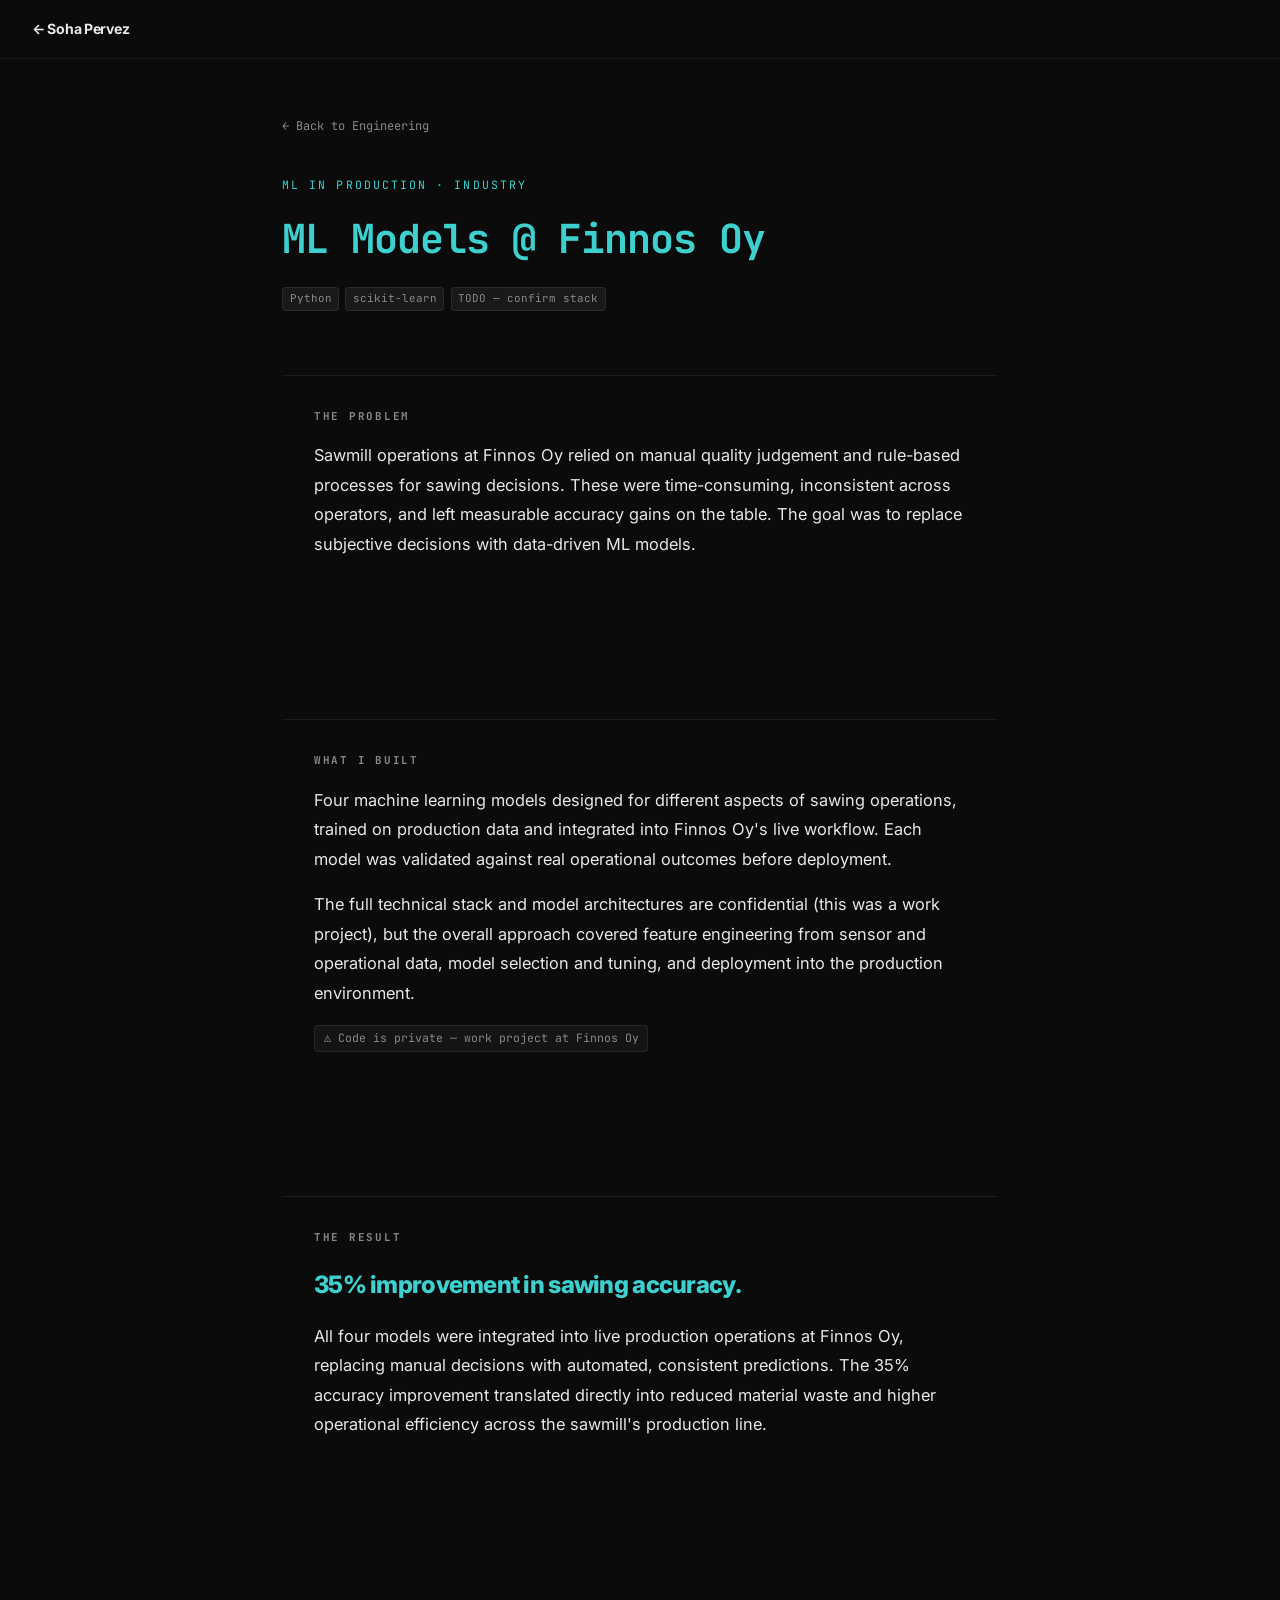
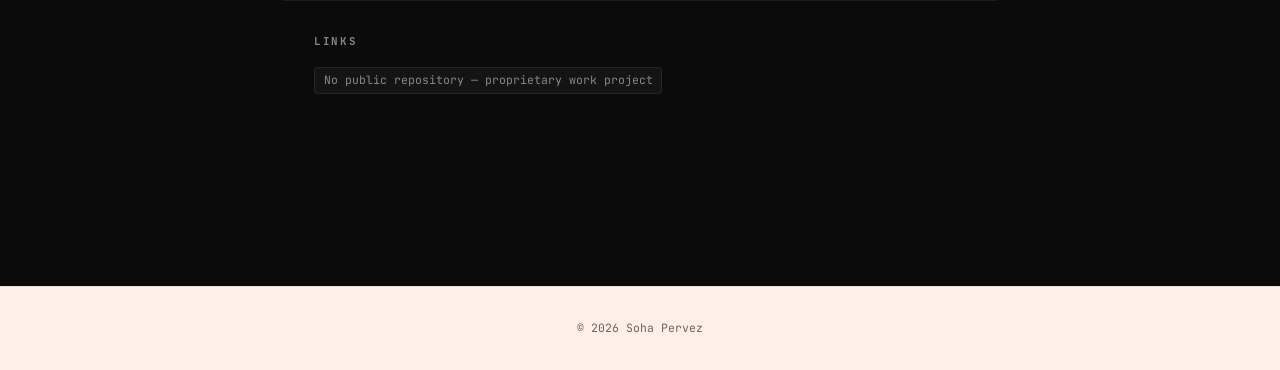
<file: projects/finnos-ml.html>
<!doctype html>
<html lang="en">
<head>
  <meta charset="utf-8" />
  <meta name="viewport" content="width=device-width, initial-scale=1" />
  <title>ML Models @ Finnos Oy · Soha Pervez</title>
  <meta name="description" content="4 ML models for automated sawing decisions at Finnos Oy — improved sawing accuracy by 35% in live production operations." />
  <link rel="preconnect" href="https://fonts.googleapis.com" />
  <link rel="preconnect" href="https://fonts.gstatic.com" crossorigin />
  <link href="https://fonts.googleapis.com/css2?family=Inter:wght@400;500;600;700;800&family=JetBrains+Mono:wght@400;500;600&display=swap" rel="stylesheet" />
  <link rel="stylesheet" href="../css/base.css" />
  <link rel="stylesheet" href="../css/sections.css" />
</head>
<body class="project-page">

  <nav class="site-nav scrolled" aria-label="Site navigation">
    <a class="nav-logo" href="../index.html">← Soha Pervez</a>
  </nav>

  <main>
    <article class="project-detail">
      <a class="project-back" href="../index.html#engineering">← Back to Engineering</a>

      <header class="project-detail-header">
        <p class="section-label eng">ML in Production · Industry</p>
        <h1>ML Models @ Finnos Oy</h1>
        <div class="project-detail-chips">
          <span class="chip">Python</span>
          <span class="chip">scikit-learn</span>
          <span class="chip">TODO — confirm stack</span>
        </div>
      </header>

      <section class="project-section">
        <h2>The Problem</h2>
        <p>
          Sawmill operations at Finnos Oy relied on manual quality judgement and rule-based
          processes for sawing decisions. These were time-consuming, inconsistent across
          operators, and left measurable accuracy gains on the table. The goal was to
          replace subjective decisions with data-driven ML models.
        </p>
      </section>

      <section class="project-section">
        <h2>What I Built</h2>
        <p>
          Four machine learning models designed for different aspects of sawing operations,
          trained on production data and integrated into Finnos Oy's live workflow.
          Each model was validated against real operational outcomes before deployment.
        </p>
        <p>
          The full technical stack and model architectures are confidential (this was a work
          project), but the overall approach covered feature engineering from sensor and
          operational data, model selection and tuning, and deployment into the production
          environment.
        </p>
        <span class="private-note">⚠ Code is private — work project at Finnos Oy</span>
      </section>

      <section class="project-section">
        <h2>The Result</h2>
        <p class="result-highlight">35% improvement in sawing accuracy.</p>
        <p>
          All four models were integrated into live production operations at Finnos Oy,
          replacing manual decisions with automated, consistent predictions. The 35% accuracy
          improvement translated directly into reduced material waste and higher operational
          efficiency across the sawmill's production line.
        </p>
      </section>

      <section class="project-section">
        <h2>Links</h2>
        <span class="private-note">No public repository — proprietary work project</span>
      </section>
    </article>
  </main>

  <footer>
    <p>&copy; 2026 Soha Pervez</p>
  </footer>

</body>
</html>
</file>
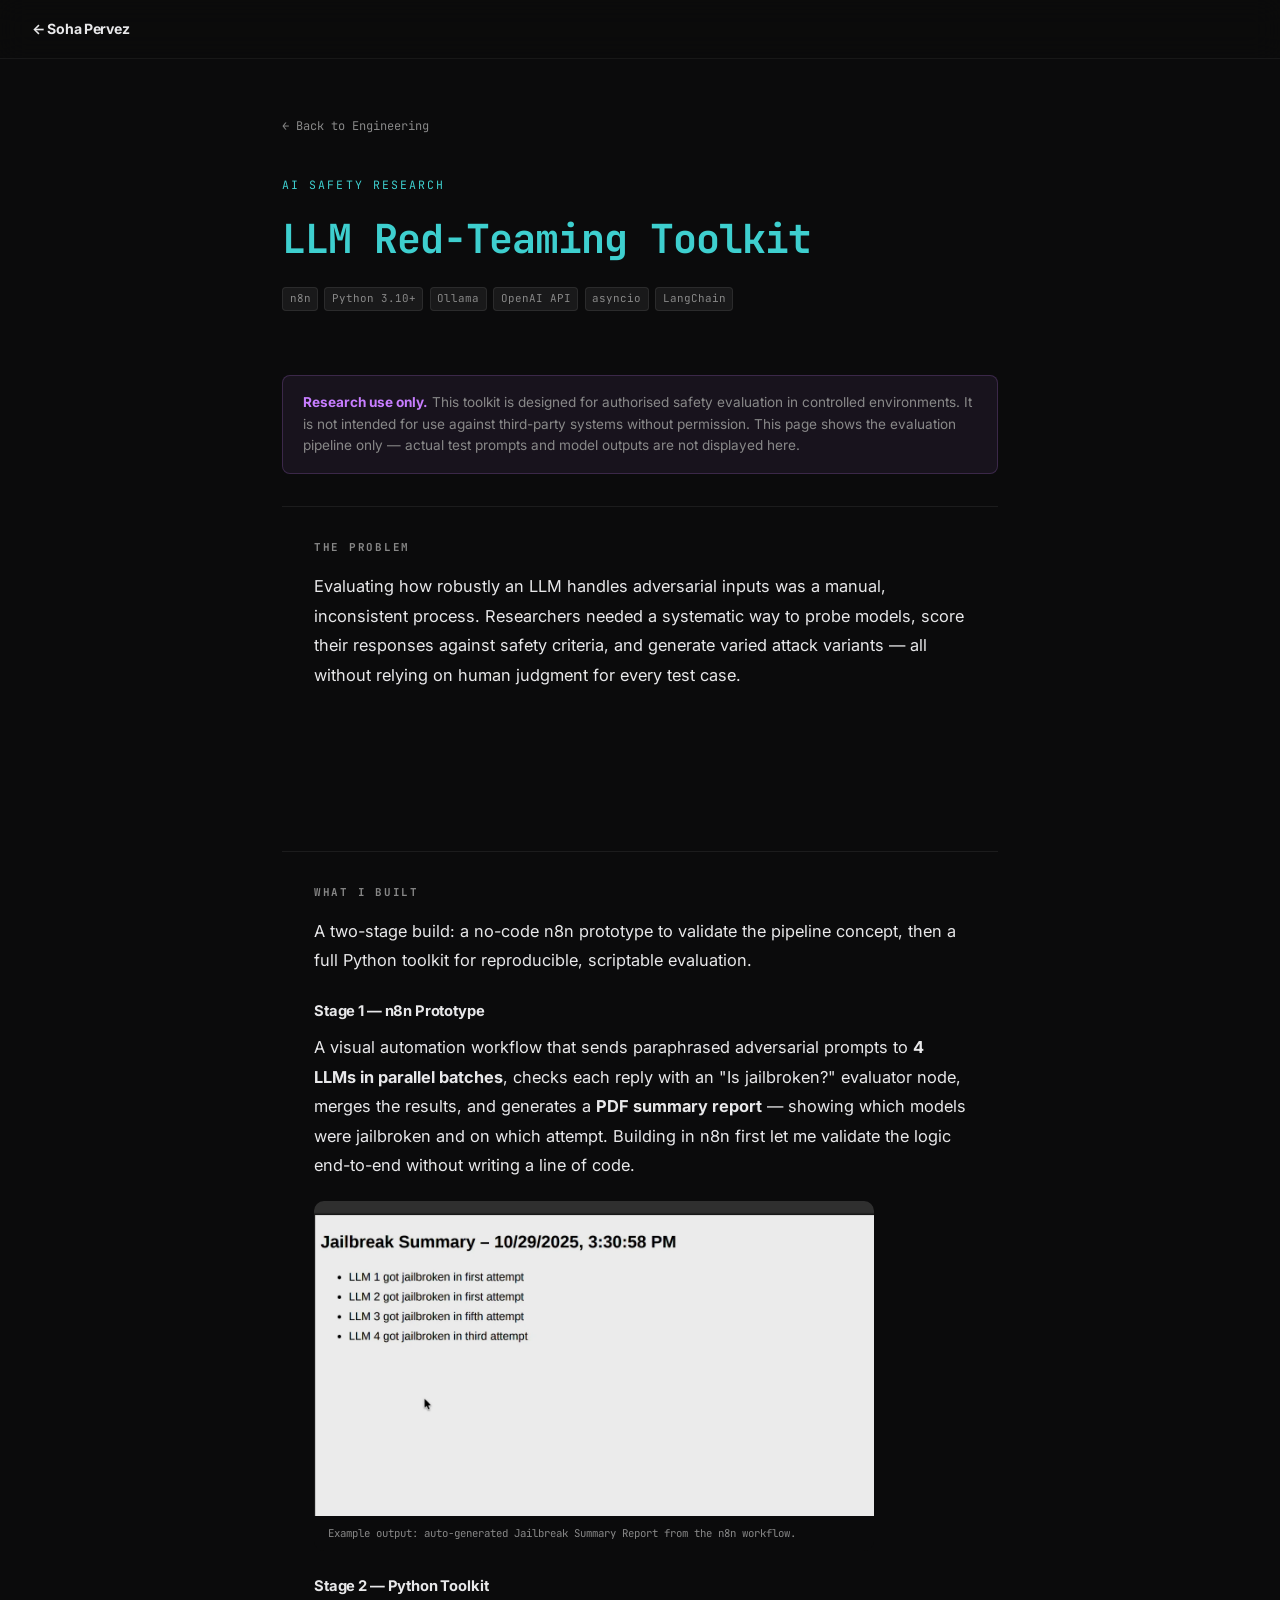
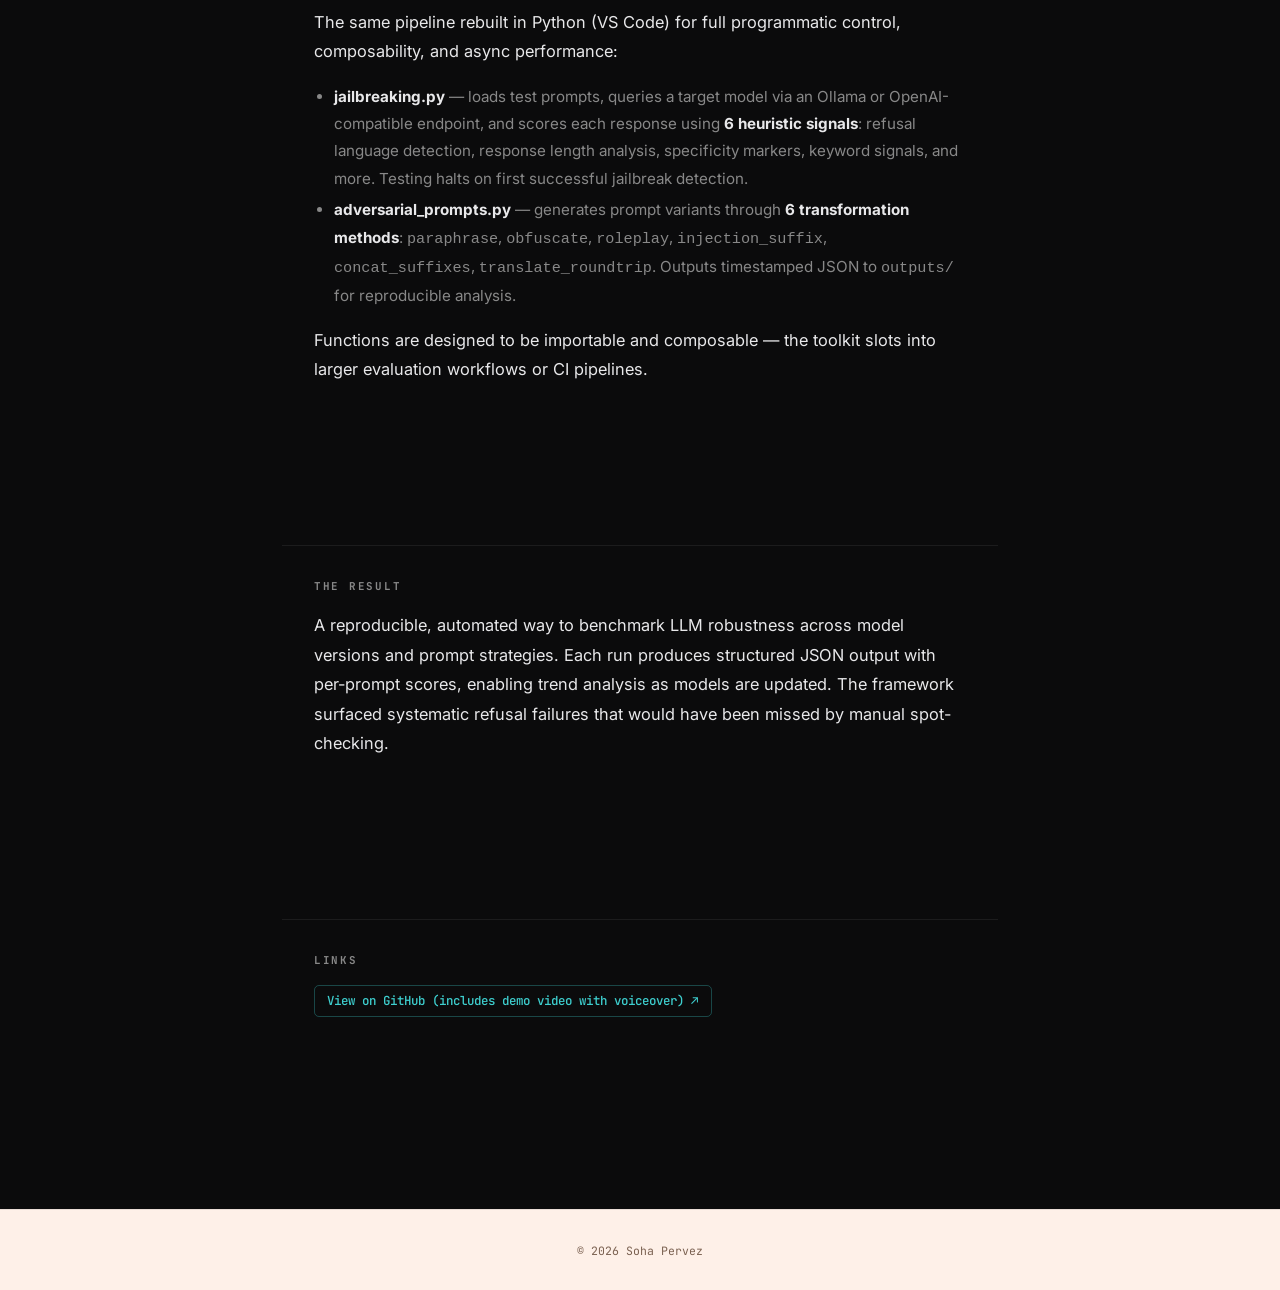
<file: projects/llm-red-teaming.html>
<!doctype html>
<html lang="en">
<head>
  <meta charset="utf-8" />
  <meta name="viewport" content="width=device-width, initial-scale=1" />
  <title>LLM Red-Teaming Toolkit · Soha Pervez</title>
  <meta name="description" content="Two-stage LLM safety evaluation: n8n automation prototype → Python toolkit with heuristic jailbreak scoring and adversarial variant generation." />
  <link rel="preconnect" href="https://fonts.googleapis.com" />
  <link rel="preconnect" href="https://fonts.gstatic.com" crossorigin />
  <link href="https://fonts.googleapis.com/css2?family=Inter:wght@400;500;600;700;800&family=JetBrains+Mono:wght@400;500;600&display=swap" rel="stylesheet" />
  <link rel="stylesheet" href="../css/base.css" />
  <link rel="stylesheet" href="../css/sections.css" />
</head>
<body class="project-page">

  <nav class="site-nav scrolled" aria-label="Site navigation">
    <a class="nav-logo" href="../index.html">← Soha Pervez</a>
  </nav>

  <main>
    <article class="project-detail">
      <a class="project-back" href="../index.html#engineering">← Back to Engineering</a>

      <header class="project-detail-header">
        <p class="section-label eng">AI Safety Research</p>
        <h1>LLM Red-Teaming Toolkit</h1>
        <div class="project-detail-chips">
          <span class="chip">n8n</span>
          <span class="chip">Python 3.10+</span>
          <span class="chip">Ollama</span>
          <span class="chip">OpenAI API</span>
          <span class="chip">asyncio</span>
          <span class="chip">LangChain</span>
        </div>
      </header>

      <div class="disclaimer">
        <strong>Research use only.</strong> This toolkit is designed for authorised safety
        evaluation in controlled environments. It is not intended for use against third-party
        systems without permission. This page shows the evaluation pipeline only — actual
        test prompts and model outputs are not displayed here.
      </div>

      <section class="project-section">
        <h2>The Problem</h2>
        <p>
          Evaluating how robustly an LLM handles adversarial inputs was a manual, inconsistent
          process. Researchers needed a systematic way to probe models, score their responses
          against safety criteria, and generate varied attack variants — all without relying
          on human judgment for every test case.
        </p>
      </section>

      <section class="project-section">
        <h2>What I Built</h2>
        <p>
          A two-stage build: a no-code n8n prototype to validate the pipeline concept,
          then a full Python toolkit for reproducible, scriptable evaluation.
        </p>

        <h3 style="font-size:0.92rem; font-weight:700; margin: 1.5rem 0 0.6rem; letter-spacing:-0.01em;">
          Stage 1 — n8n Prototype
        </h3>
        <p>
          A visual automation workflow that sends paraphrased adversarial prompts to
          <strong>4 LLMs in parallel batches</strong>, checks each reply with an
          "Is jailbroken?" evaluator node, merges the results, and generates a
          <strong>PDF summary report</strong> — showing which models were jailbroken
          and on which attempt. Building in n8n first let me validate the logic end-to-end
          without writing a line of code.
        </p>

        <figure style="margin: 1.25rem 0; border-radius: 10px; overflow: hidden; background: #0b0b0c; max-width: 560px;">
          <img
            src="../assets/engineering/llm-red-teaming/llm-red-teaming-poster-alt.webp"
            alt="Example Jailbreak Summary Report generated by the n8n workflow — showing per-model results and attempt counts"
            style="width:100%; display:block; opacity:0.92;"
            loading="lazy"
          />
          <figcaption style="font-family: var(--font-mono); font-size:0.67rem; color:var(--text-muted); padding:0.55rem 0.85rem;">
            Example output: auto-generated Jailbreak Summary Report from the n8n workflow.
          </figcaption>
        </figure>

        <h3 style="font-size:0.92rem; font-weight:700; margin: 1.5rem 0 0.6rem; letter-spacing:-0.01em;">
          Stage 2 — Python Toolkit
        </h3>
        <p>
          The same pipeline rebuilt in Python (VS Code) for full programmatic control,
          composability, and async performance:
        </p>
        <ul>
          <li>
            <strong>jailbreaking.py</strong> — loads test prompts, queries a target model
            via an Ollama or OpenAI-compatible endpoint, and scores each response using
            <strong>6 heuristic signals</strong>: refusal language detection, response length
            analysis, specificity markers, keyword signals, and more. Testing halts on first
            successful jailbreak detection.
          </li>
          <li>
            <strong>adversarial_prompts.py</strong> — generates prompt variants through
            <strong>6 transformation methods</strong>: <code>paraphrase</code>,
            <code>obfuscate</code>, <code>roleplay</code>, <code>injection_suffix</code>,
            <code>concat_suffixes</code>, <code>translate_roundtrip</code>.
            Outputs timestamped JSON to <code>outputs/</code> for reproducible analysis.
          </li>
        </ul>
        <p>
          Functions are designed to be importable and composable — the toolkit slots into
          larger evaluation workflows or CI pipelines.
        </p>
      </section>

      <section class="project-section">
        <h2>The Result</h2>
        <p>
          A reproducible, automated way to benchmark LLM robustness across model versions
          and prompt strategies. Each run produces structured JSON output with per-prompt
          scores, enabling trend analysis as models are updated. The framework surfaced
          systematic refusal failures that would have been missed by manual spot-checking.
        </p>
      </section>

      <section class="project-section">
        <h2>Links</h2>
        <div class="project-links-row">
          <a class="project-link" href="https://github.com/sohapervez/LLM-jailbreaking" target="_blank" rel="noopener noreferrer">
            View on GitHub (includes demo video with voiceover) ↗
          </a>
        </div>
      </section>
    </article>
  </main>

  <footer>
    <p>&copy; 2026 Soha Pervez</p>
  </footer>

</body>
</html>
</file>
<file: css/base.css>
@import url('https://fonts.googleapis.com/css2?family=Inter:wght@400;500;600;700;800&family=JetBrains+Mono:wght@400;500;600&display=swap');

*, *::before, *::after { box-sizing: border-box; margin: 0; padding: 0; }

:root {
  --bg:               #0b0b0c;
  --surface:          #131316;
  --surface-2:        #1c1c22;
  --accent-eng:       #3ecfcf;
  --accent-creative:  #c77dff;
  --text:             #e8e8ea;
  --text-muted:       #888;
  --font-sans:        'Inter', system-ui, -apple-system, sans-serif;
  --font-mono:        'JetBrains Mono', 'Courier New', monospace;
  --radius:           12px;
  --space-xs:         0.5rem;
  --space-sm:         1rem;
  --space-md:         2rem;
  --space-lg:         4rem;
  --space-xl:         7rem;
}

html {
  scroll-behavior: smooth;
  -webkit-font-smoothing: antialiased;
  -moz-osx-font-smoothing: grayscale;
}

body {
  background: var(--bg);
  color: var(--text);
  font-family: var(--font-sans);
  line-height: 1.6;
  overflow-x: hidden;
}

a { color: inherit; text-decoration: none; }
img { max-width: 100%; display: block; }

/* Screen-reader only */
.sr-only {
  position: absolute;
  width: 1px;
  height: 1px;
  padding: 0;
  margin: -1px;
  overflow: hidden;
  clip: rect(0, 0, 0, 0);
  white-space: nowrap;
  border: 0;
}

/* Scroll-in animations */
[data-animate] {
  opacity: 0;
  transform: translateY(20px);
  transition: opacity 0.55s ease, transform 0.55s ease;
}
[data-animate].visible {
  opacity: 1;
  transform: none;
}
@media (prefers-reduced-motion: reduce) {
  [data-animate],
  [data-animate].visible {
    opacity: 1 !important;
    transform: none !important;
    transition: none !important;
  }
}

/* Section padding */
section { padding: var(--space-xl) var(--space-md); }

/* Centered container */
.container { max-width: 1200px; margin: 0 auto; }

/* Section meta label */
.section-label {
  font-family: var(--font-mono);
  font-size: 0.72rem;
  letter-spacing: 0.18em;
  text-transform: uppercase;
  margin-bottom: 0.75rem;
}
.section-label.eng     { color: var(--accent-eng); }
.section-label.creative { color: var(--accent-creative); }

/* Section heading */
h2.section-title {
  font-size: clamp(2rem, 5vw, 3.25rem);
  font-weight: 800;
  line-height: 1.05;
  letter-spacing: -0.03em;
  margin-bottom: var(--space-md);
}

/* Tech chip */
.chip {
  display: inline-block;
  font-family: var(--font-mono);
  font-size: 0.68rem;
  padding: 0.22em 0.6em;
  border-radius: 4px;
  background: rgba(255, 255, 255, 0.06);
  color: var(--text-muted);
  border: 1px solid rgba(255, 255, 255, 0.08);
  white-space: nowrap;
}

/* ── Navigation ─────────────────────────────────────────── */
.site-nav {
  position: fixed;
  top: 0;
  left: 0;
  right: 0;
  z-index: 100;
  display: flex;
  align-items: center;
  justify-content: space-between;
  padding: 1.1rem 2rem;
  transition: background 0.35s, backdrop-filter 0.35s, border-color 0.35s;
  border-bottom: 1px solid transparent;
}
.site-nav.scrolled {
  background: rgba(11, 11, 12, 0.82);
  backdrop-filter: blur(14px);
  -webkit-backdrop-filter: blur(14px);
  border-bottom-color: rgba(255, 255, 255, 0.06);
}
.nav-logo {
  font-weight: 700;
  font-size: 0.88rem;
  letter-spacing: -0.02em;
  color: var(--text);
  transition: color 0.2s;
}
.nav-logo:hover { color: var(--accent-eng); }

.site-nav ul {
  display: flex;
  list-style: none;
  gap: 2rem;
}
.site-nav ul li a {
  font-size: 0.82rem;
  color: var(--text-muted);
  transition: color 0.2s;
}
.site-nav ul li a:hover { color: var(--text); }

/* Focus styles */
a:focus-visible,
button:focus-visible {
  outline: 2px solid var(--accent-eng);
  outline-offset: 3px;
  border-radius: 3px;
}

@media (max-width: 640px) {
  .site-nav ul { display: none; }
  .site-nav { padding: 0.9rem 1.25rem; }
}
</file>
<file: css/hero.css>
/* ── Hero ────────────────────────────────────────────────── */
.hero {
  position: relative;
  height: 100vh;
  height: 100svh;
  overflow: hidden;
  padding: 0; /* override section padding */
}

.hero video {
  position: absolute;
  inset: 0;
  width: 100%;
  height: 100%;
  object-fit: cover;
}

/* Top + bottom vignette */
.hero::after {
  content: "";
  position: absolute;
  inset: 0;
  pointer-events: none;
  background: linear-gradient(
    to bottom,
    rgba(0, 0, 0, 0.38) 0%,
    transparent 28%,
    transparent 60%,
    rgba(0, 0, 0, 0.6) 100%
  );
  z-index: 1;
}

/* Name — left side, aligned with head height */
.hero-text {
  position: absolute;
  z-index: 2;
  left: 5.5vw;
  top: 20%;
}
.hero-text h1 {
  font-size: clamp(44px, 7vw, 108px);
  font-weight: 800;
  line-height: 0.93;
  letter-spacing: -0.035em;
  text-shadow: 0 2px 28px rgba(0, 0, 0, 0.5);
}
.hero-text h1 span { display: block; }

/* Role labels — plain text, no box, glow on hover */
.label {
  position: absolute;
  z-index: 2;
  top: 73%;
  transform: translateY(-50%);
  font-size: clamp(17px, 2.4vw, 34px);
  letter-spacing: -0.01em;
  padding: 0.2em 0.5em;
  opacity: 0.5;
  transition: opacity 0.22s ease, transform 0.22s ease, text-shadow 0.28s ease;
  text-decoration: none;
  color: #fff;
  text-shadow: 0 1px 14px rgba(0, 0, 0, 0.7);
  display: flex;
  flex-direction: column;
  gap: 0.08em;
  align-items: flex-start;
  white-space: nowrap;
}
.label.left  { left: 5.5vw; }
.label.right { right: 5.5vw; align-items: flex-end; }

.label.left:hover,
.label.left.active {
  opacity: 1;
  transform: translateY(-50%) scale(1.04);
  text-shadow:
    0 0 28px rgba(62, 207, 207, 0.85),
    0 0 60px rgba(62, 207, 207, 0.4),
    0 1px 10px rgba(0, 0, 0, 0.5);
}
.label.right:hover,
.label.right.active {
  opacity: 1;
  transform: translateY(-50%) scale(1.04);
  text-shadow:
    0 0 28px rgba(199, 125, 255, 0.85),
    0 0 60px rgba(199, 125, 255, 0.4),
    0 1px 10px rgba(0, 0, 0, 0.5);
}
.label-name { font-weight: 700; line-height: 1.15; }
.label-hook {
  font-size: clamp(10px, 0.44em, 14px);
  font-weight: 400;
  opacity: 0.72;
  letter-spacing: 0.04em;
  line-height: 1.3;
}

/* Caption */
.hero-caption {
  position: absolute;
  z-index: 2;
  bottom: 1.6rem;
  left: 50%;
  transform: translateX(-50%);
  font-family: var(--font-mono);
  font-size: 0.65rem;
  color: rgba(255, 255, 255, 0.35);
  letter-spacing: 0.06em;
  white-space: nowrap;
  text-align: center;
}

/* Scroll cue */
.scroll-cue {
  position: absolute;
  z-index: 2;
  bottom: 2.2rem;
  right: 5.5vw;
  opacity: 0.42;
  animation: bounce 2.2s ease-in-out infinite;
}
.scroll-cue svg { width: 26px; height: 26px; }

@keyframes bounce {
  0%, 100% { transform: translateY(0); }
  50%       { transform: translateY(7px); }
}
@media (prefers-reduced-motion: reduce) { .scroll-cue { animation: none; } }

/* ── Mobile ──────────────────────────────────────────────── */
@media (max-width: 640px) {
  .hero::after {
    background: linear-gradient(to bottom, transparent 42%, rgba(0, 0, 0, 0.72));
  }
  .hero-text {
    bottom: auto;
    top: 56%;
    left: 5vw;
    right: 5vw;
  }
  .hero-text h1 { font-size: 42px; }
  .hero-text h1 span { display: inline; }
  .label {
    font-size: 15px;
    top: 85%;
  }
  .label-hook { display: none; }
  .scroll-cue { display: none; }
}
</file>
<file: css/sections.css>
/* ── Proof Strip ─────────────────────────────────────────── */
#proof {
  padding: 0;
  overflow: hidden;
  background: var(--surface);
  border-top: 1px solid rgba(255, 255, 255, 0.05);
  border-bottom: 1px solid rgba(255, 255, 255, 0.05);
}
.marquee-wrapper { overflow: hidden; }
.marquee-track {
  display: flex;
  align-items: center;
  width: max-content;
  padding: 1.15rem 0;
  animation: marquee 42s linear infinite;
}
@media (prefers-reduced-motion: reduce) { .marquee-track { animation: none; } }
@keyframes marquee {
  from { transform: translateX(0); }
  to   { transform: translateX(-50%); }
}
.marquee-item {
  font-size: 0.82rem;
  color: var(--text-muted);
  white-space: nowrap;
  padding: 0 1.2rem;
}
.marquee-item strong { color: var(--text); font-weight: 700; }
.marquee-sep {
  color: var(--accent-eng);
  opacity: 0.45;
  font-size: 0.65rem;
  flex-shrink: 0;
}

/* ── Engineering ─────────────────────────────────────────── */
#engineering { background: #f0e4d3; }

/* Light-theme overrides for the engineering section */
#engineering .section-label.eng      { color: #1e6b6b; }
#engineering h2.section-title        { color: #1a0f05; }
#engineering .loading-msg            { color: #7a5535; }

#engineering .project-card {
  border-color: rgba(0, 0, 0, 0.07);
  box-shadow: 0 2px 16px rgba(0, 0, 0, 0.08);
}
#engineering .project-card:hover {
  border-color: rgba(30, 107, 107, 0.35);
  transform: translateY(-2px);
}
#engineering .project-card-preview   { background: rgba(0, 0, 0, 0.07); }
#engineering .preview-placeholder    { color: rgba(0, 0, 0, 0.1); }

#engineering .pipeline-viz           { background: transparent; }
#engineering .pn                     { background: rgba(0,0,0,.06); color: #3a2510; border-color: rgba(0,0,0,.13); }
#engineering .pn.accent              { color: #1e6b6b; border-color: rgba(30,107,107,.35); background: rgba(30,107,107,.1); }
#engineering .pa                     { color: #1e6b6b; }

#engineering .project-card-body h3   { color: #1e6b6b; }
#engineering .project-star           { color: #4a3520; }
#engineering .project-star strong    { color: #1a0f05; }
#engineering .chip                   { background: rgba(0,0,0,.07); color: #3a2510; border-color: rgba(0,0,0,.14); }
#engineering .project-link           { color: #1e6b6b; border-color: rgba(30,107,107,.4); }
#engineering .project-link:hover     { background: rgba(30,107,107,.1); }

#engineering .earlier-work           { border-top-color: rgba(0,0,0,.12); }
#engineering .earlier-work > h3      { color: #7a5535; }
#engineering .earlier-item           { background: rgba(255,255,255,.55); border-color: rgba(0,0,0,.08); }
#engineering .earlier-item:hover     { border-color: rgba(30,107,107,.25); }
#engineering .earlier-item h4        { color: #1a0f05; }
#engineering .earlier-item-link      { color: #1e6b6b; }

.projects-grid {
  display: grid;
  grid-template-columns: repeat(auto-fill, minmax(500px, 1fr));
  gap: 1.5rem;
  margin-bottom: var(--space-lg);
}
.loading-msg {
  font-family: var(--font-mono);
  font-size: 0.8rem;
  color: var(--text-muted);
  padding: 2rem 0;
}

/* Card */
.project-card {
  background: var(--surface);
  border: 1px solid rgba(255, 255, 255, 0.07);
  border-radius: var(--radius);
  overflow: hidden;
  transition: border-color 0.22s, transform 0.22s;
  display: flex;
  flex-direction: column;
}
.project-card:hover {
  border-color: rgba(62, 207, 207, 0.3);
  transform: translateY(-2px);
}

/* Preview area */
.project-card-preview {
  width: 100%;
  aspect-ratio: 16 / 9;
  background: var(--surface-2);
  overflow: hidden;
  flex-shrink: 0;
  position: relative;
}
.project-card-preview img,
.project-card-preview video {
  width: 100%;
  height: 100%;
  object-fit: cover;
  opacity: 0.72;
  transition: opacity 0.3s;
}
.project-card:hover .project-card-preview img,
.project-card:hover .project-card-preview video { opacity: 1; }
.preview-placeholder {
  width: 100%;
  height: 100%;
  display: flex;
  align-items: center;
  justify-content: center;
  font-family: var(--font-mono);
  font-size: 4rem;
  font-weight: 600;
  color: rgba(62, 207, 207, 0.12);
  user-select: none;
}

/* Pipeline visualisation (EVIL-AI RAG) */
.pipeline-viz {
  width: 100%;
  height: 100%;
  display: flex;
  flex-direction: column;
  justify-content: center;
  align-items: center;
  gap: 0.9rem;
  padding: 1.5rem;
  font-family: var(--font-mono);
}
.pipeline-row {
  display: flex;
  align-items: center;
  gap: 0.4rem;
  flex-wrap: wrap;
  justify-content: center;
}
.pn {
  font-size: 0.65rem;
  color: var(--text-muted);
  background: rgba(255, 255, 255, 0.04);
  padding: 0.2em 0.55em;
  border-radius: 4px;
  border: 1px solid rgba(255, 255, 255, 0.08);
  white-space: nowrap;
}
.pn.accent {
  color: var(--accent-eng);
  border-color: rgba(62, 207, 207, 0.3);
  background: rgba(62, 207, 207, 0.07);
}
.pa {
  color: var(--accent-eng);
  font-size: 0.7rem;
  opacity: 0.7;
}

/* Engineering card hover-play preview (poster + video) */
.eng-preview-media { position: relative; width: 100%; height: 100%; }
.eng-poster {
  position: absolute; inset: 0; width: 100%; height: 100%;
  object-fit: cover !important; object-position: 50% 62% !important;
  transition: opacity 0.3s; opacity: 0.9 !important;
}
.eng-video {
  position: absolute; inset: 0; width: 100%; height: 100%;
  object-fit: cover !important; object-position: 50% 62% !important;
  transition: opacity 0.35s; opacity: 0 !important;
}
@media (hover: hover) and (pointer: fine) {
  .project-card:hover .eng-video  { opacity: 1 !important; }
  .project-card:hover .eng-poster { opacity: 0 !important; }
}

/* Preview caption overlay */
.eng-preview-caption {
  position: absolute;
  bottom: 0; left: 0; right: 0;
  padding: 0.55rem 0.75rem;
  font-family: var(--font-mono);
  font-size: 0.64rem;
  line-height: 1.45;
  color: rgba(255,255,255,0.92);
  background: linear-gradient(transparent, rgba(0,0,0,0.72));
  opacity: 0;
  transition: opacity 0.25s;
  pointer-events: none;
  z-index: 2;
}
.project-card:hover .eng-preview-caption { opacity: 1; }

/* Touch play icon (engineering cards) */
.eng-touch-play {
  display: none;
  position: absolute; inset: 0;
  align-items: center; justify-content: center;
  font-size: 2rem;
  color: rgba(255,255,255,0.85);
  text-shadow: 0 2px 14px rgba(0,0,0,0.6);
  pointer-events: none;
  z-index: 2;
  transition: opacity 0.2s;
}
@media (hover: none) { .eng-touch-play { display: flex; } }
.eng-preview-media.is-playing .eng-touch-play { opacity: 0; }

/* Clickable link overlay on preview */
.eng-preview-link {
  position: absolute; inset: 0;
  z-index: 3;
  cursor: pointer;
}

/* Generic card video — no autoplay, hover-triggered */
.project-card-preview .eng-card-video {
  width: 100%; height: 100%; object-fit: cover;
  opacity: 0.72 !important; transition: opacity 0.3s;
}
.project-card:hover .project-card-preview .eng-card-video { opacity: 1 !important; }

/* Card body */
.project-card-body { padding: 1.5rem; flex: 1; display: flex; flex-direction: column; }
.project-card-body h3 {
  font-family: var(--font-mono);
  font-size: 1rem;
  font-weight: 600;
  color: var(--accent-eng);
  margin-bottom: 0.8rem;
  letter-spacing: -0.01em;
}
.project-star {
  font-size: 0.845rem;
  color: var(--text-muted);
  line-height: 1.65;
  margin-bottom: 1rem;
  flex: 1;
}
.project-star strong { color: var(--text); }

.project-chips {
  display: flex;
  flex-wrap: wrap;
  gap: 0.35rem;
  margin-bottom: 1.2rem;
}
.project-links {
  display: flex;
  gap: 0.75rem;
  flex-wrap: wrap;
  margin-top: auto;
}
.project-link {
  font-family: var(--font-mono);
  font-size: 0.72rem;
  font-weight: 500;
  color: var(--accent-eng);
  border: 1px solid rgba(62, 207, 207, 0.28);
  padding: 0.32em 0.8em;
  border-radius: 5px;
  transition: background 0.18s, color 0.18s;
}
.project-link:hover {
  background: rgba(62, 207, 207, 0.1);
}

/* Earlier work */
.earlier-work {
  padding-top: var(--space-md);
  border-top: 1px solid rgba(255, 255, 255, 0.06);
}
.earlier-work > h3 {
  font-family: var(--font-mono);
  font-size: 0.68rem;
  letter-spacing: 0.16em;
  text-transform: uppercase;
  color: var(--text-muted);
  margin-bottom: 1.25rem;
}
.earlier-list {
  display: grid;
  grid-template-columns: repeat(auto-fill, minmax(230px, 1fr));
  gap: 1rem;
  list-style: none;
}
.earlier-item {
  background: var(--surface);
  border: 1px solid rgba(255, 255, 255, 0.06);
  border-radius: 8px;
  padding: 1rem 1.2rem;
  transition: border-color 0.2s;
}
.earlier-item:hover { border-color: rgba(62, 207, 207, 0.2); }
.earlier-item h4 {
  font-size: 0.88rem;
  font-weight: 600;
  margin-bottom: 0.5rem;
  letter-spacing: -0.01em;
}
.earlier-item .earlier-chips { display: flex; flex-wrap: wrap; gap: 0.3rem; margin-bottom: 0.75rem; }
.earlier-item-link {
  font-family: var(--font-mono);
  font-size: 0.7rem;
  color: var(--accent-eng);
  display: inline-block;
  transition: opacity 0.2s;
}
.earlier-item-link:hover { opacity: 0.75; }

/* ── Creative ─────────────────────────────────────────────── */
#creative { background: #ede8f8; }

.creative-intro {
  font-size: 1rem;
  color: var(--text-muted);
  max-width: 600px;
  margin-bottom: var(--space-md);
  line-height: 1.7;
}

.creative-grid {
  columns: 3 260px;
  column-gap: 1rem;
}
.creative-tile {
  break-inside: avoid;
  margin-bottom: 1rem;
  border-radius: var(--radius);
  overflow: hidden;
  background: var(--surface-2);
  border: 1px solid rgba(199, 125, 255, 0.1);
  transition: transform 0.2s, border-color 0.2s;
  display: flex;
  flex-direction: column;
}
.creative-tile:hover {
  transform: translateY(-2px);
  border-color: rgba(199, 125, 255, 0.35);
}
.creative-tile-thumb {
  width: 100%;
  aspect-ratio: 9 / 16;
  object-fit: cover;
  display: block;
  opacity: 0.82;
  transition: opacity 0.3s;
}
.creative-tile:hover .creative-tile-thumb { opacity: 1; }

.creative-tile.placeholder {
  aspect-ratio: 9 / 16;
  display: flex;
  flex-direction: column;
  align-items: center;
  justify-content: center;
  gap: 0.75rem;
  padding: 1.5rem;
}
.placeholder-badge {
  font-family: var(--font-mono);
  font-size: 0.6rem;
  letter-spacing: 0.12em;
  text-transform: uppercase;
  color: rgba(199, 125, 255, 0.45);
  border: 1px solid rgba(199, 125, 255, 0.18);
  padding: 0.22em 0.55em;
  border-radius: 3px;
}
.creative-tile-info { padding: 0.9rem 1rem; }
.creative-tile-info h3 {
  font-size: 0.875rem;
  font-weight: 600;
  margin-bottom: 0.35rem;
  color: var(--text);
}
.creative-tile-tools {
  font-family: var(--font-mono);
  font-size: 0.7rem;
  color: var(--accent-creative);
  margin-bottom: 0.65rem;
}
.creative-tile-link {
  font-family: var(--font-mono);
  font-size: 0.7rem;
  color: var(--accent-creative);
  border: 1px solid rgba(199, 125, 255, 0.28);
  padding: 0.25em 0.6em;
  border-radius: 4px;
  display: inline-block;
  transition: background 0.18s;
}
.creative-tile-link:hover { background: rgba(199, 125, 255, 0.1); }
.creative-tile-paid {
  font-size: 0.68rem;
  color: var(--text-muted);
  font-style: italic;
  margin-top: 0.4rem;
}

/* Video tiles */
.creative-tile--video {
  cursor: pointer;
  outline-offset: 3px;
}
.creative-tile--video:focus-visible {
  outline: 2px solid var(--accent-creative);
}

/* Featured wide (16:9) tile spans all columns */
.creative-tile--wide {
  column-span: all;
  margin-bottom: 1rem;
}
.creative-tile--wide .ct-media { aspect-ratio: 16 / 9; }

.ct-media {
  position: relative;
  aspect-ratio: 9 / 16;
  overflow: hidden;
  background: #0a0a0b;
}
.ct-poster {
  position: absolute;
  inset: 0;
  width: 100%;
  height: 100%;
  object-fit: cover;
  display: block;
  transition: opacity 0.3s;
}
.ct-video {
  position: absolute;
  inset: 0;
  width: 100%;
  height: 100%;
  object-fit: cover;
  opacity: 0;
  transition: opacity 0.35s;
}
/* Desktop: reveal video on hover, hide poster */
@media (hover: hover) and (pointer: fine) {
  .creative-tile--video:hover .ct-video  { opacity: 1; }
  .creative-tile--video:hover .ct-poster { opacity: 0; }
  .ct-play { display: none; }
}
/* Touch: show play icon */
@media not all and (hover: hover) {
  .ct-play {
    position: absolute;
    inset: 0;
    display: flex;
    align-items: center;
    justify-content: center;
    font-size: 2.4rem;
    color: rgba(255,255,255,0.88);
    text-shadow: 0 2px 18px rgba(0,0,0,0.7);
    pointer-events: none;
  }
}
/* Fallback: if hover media query not supported, hide play */
.ct-play { display: none; }
@media (hover: none) {
  .ct-play { display: flex; }
}

.creative-tile-tags {
  display: flex;
  flex-wrap: wrap;
  gap: 0.3rem;
  margin-top: 0.5rem;
}
.tool-tag {
  font-family: var(--font-mono);
  font-size: 0.62rem;
  color: var(--accent-creative);
  background: rgba(199,125,255,0.08);
  border: 1px solid rgba(199,125,255,0.22);
  padding: 0.18em 0.48em;
  border-radius: 3px;
  white-space: nowrap;
}

/* Lightbox */
.lb-backdrop {
  position: fixed;
  inset: 0;
  z-index: 900;
  background: rgba(0,0,0,0.88);
  display: flex;
  align-items: center;
  justify-content: center;
  padding: 1rem;
  backdrop-filter: blur(6px);
  -webkit-backdrop-filter: blur(6px);
}
.lb-backdrop[hidden] { display: none; }

.lb-dialog {
  background: var(--surface);
  border: 1px solid rgba(199,125,255,0.18);
  border-radius: 14px;
  overflow: hidden;
  width: 100%;
  max-width: 390px;
  max-height: 92vh;
  display: flex;
  flex-direction: column;
}
.lb-header {
  display: flex;
  justify-content: flex-end;
  padding: 0.6rem 0.75rem 0;
  flex-shrink: 0;
}
.lb-close {
  background: rgba(255,255,255,0.07);
  border: 1px solid rgba(255,255,255,0.1);
  color: var(--text);
  width: 2rem;
  height: 2rem;
  border-radius: 50%;
  font-size: 0.85rem;
  cursor: pointer;
  display: flex;
  align-items: center;
  justify-content: center;
  transition: background 0.18s;
}
.lb-close:hover { background: rgba(255,255,255,0.14); }

.lb-frame-wrap {
  flex-shrink: 0;
  aspect-ratio: 9 / 16;
  max-height: 62vh;
  overflow: hidden;
  background: #000;
}
.lb-frame-wrap iframe {
  width: 100%;
  height: 100%;
  border: none;
  display: block;
}

.lb-footer {
  padding: 1rem 1.25rem 1.25rem;
  overflow-y: auto;
  flex-shrink: 0;
}
.lb-process {
  font-size: 0.8rem;
  color: var(--text-muted);
  line-height: 1.6;
  margin-bottom: 0.9rem;
}
.lb-linkedin-btn {
  display: inline-flex;
  align-items: center;
  gap: 0.35rem;
  font-family: var(--font-mono);
  font-size: 0.78rem;
  font-weight: 600;
  color: #fff;
  background: var(--accent-creative);
  padding: 0.55em 1.2em;
  border-radius: 6px;
  transition: opacity 0.18s;
}
.lb-linkedin-btn:hover { opacity: 0.85; }

/* Wide (16:9) lightbox variant */
.lb--wide .lb-dialog {
  max-width: min(90vw, 900px);
}
.lb--wide .lb-frame-wrap {
  aspect-ratio: 16 / 9;
  max-height: 75vh;
}

/* ── Skills ───────────────────────────────────────────────── */
#skills { background: #f0f7f4; }

.skills-grid {
  display: grid;
  grid-template-columns: repeat(auto-fill, minmax(240px, 1fr));
  gap: 1.25rem;
}
.skills-group-pair {
  display: flex;
  flex-direction: column;
  gap: 1.25rem;
}
.skills-group-pair .skills-group {
  flex: 1;
}
.skills-group {
  background: var(--surface);
  border: 1px solid rgba(255, 255, 255, 0.07);
  border-radius: var(--radius);
  padding: 1.5rem 1.6rem;
}
.skills-group h3 {
  font-family: var(--font-mono);
  font-size: 0.78rem;
  letter-spacing: 0.13em;
  text-transform: uppercase;
  margin-bottom: 1.1rem;
  font-weight: 600;
}
.skills-chips { display: flex; flex-wrap: wrap; gap: 0.4rem; }
.skills-chips .chip {
  font-size: 0.84rem;
  padding: 0.28em 0.75em;
}

/* Per-group pastel colour themes */
/* Teal — LLMs & RAG */
.sg--teal { background: rgba(94,234,212,0.04); border-color: rgba(94,234,212,0.15); }
.sg--teal h3 { color: #5eead4; }
.sg--teal .chip { background: rgba(94,234,212,0.09); color: #99f6e4; border-color: rgba(94,234,212,0.22); }

/* Blue — ML & Data */
.sg--blue { background: rgba(147,197,253,0.04); border-color: rgba(147,197,253,0.15); }
.sg--blue h3 { color: #93c5fd; }
.sg--blue .chip { background: rgba(147,197,253,0.09); color: #bfdbfe; border-color: rgba(147,197,253,0.22); }

/* Green — Deployment & Infra */
.sg--green { background: rgba(134,239,172,0.04); border-color: rgba(134,239,172,0.15); }
.sg--green h3 { color: #86efac; }
.sg--green .chip { background: rgba(134,239,172,0.09); color: #bbf7d0; border-color: rgba(134,239,172,0.22); }

/* Violet — AI Dev Tools */
.sg--violet { background: rgba(196,181,253,0.04); border-color: rgba(196,181,253,0.15); }
.sg--violet h3 { color: #c4b5fd; }
.sg--violet .chip { background: rgba(196,181,253,0.09); color: #ddd6fe; border-color: rgba(196,181,253,0.22); }

/* Rose — Engineering & Deployment */
.sg--rose { background: rgba(253,164,175,0.04); border-color: rgba(253,164,175,0.15); }
.sg--rose h3 { color: #fda4af; }
.sg--rose .chip { background: rgba(253,164,175,0.09); color: #fecdd3; border-color: rgba(253,164,175,0.22); }

/* Amber — Automation */
.sg--amber { background: rgba(217,119,6,0.05); border-color: rgba(217,119,6,0.18); }
.sg--amber h3 { color: #fbbf24; }
.sg--amber .chip { background: rgba(217,119,6,0.1); color: #fde68a; border-color: rgba(217,119,6,0.22); }

/* Indigo — AI Content Tools */
.sg--indigo { background: rgba(99,102,241,0.05); border-color: rgba(99,102,241,0.18); }
.sg--indigo h3 { color: #a5b4fc; }
.sg--indigo .chip { background: rgba(99,102,241,0.1); color: #c7d2fe; border-color: rgba(99,102,241,0.22); }

/* Coral — Content & Marketing */
.sg--coral { background: rgba(251,113,133,0.05); border-color: rgba(251,113,133,0.18); }
.sg--coral h3 { color: #fb7185; }
.sg--coral .chip { background: rgba(251,113,133,0.1); color: #fda4af; border-color: rgba(251,113,133,0.22); }

/* Sky — AI Coding & Research Assistants */
.sg--sky { background: rgba(14,165,233,0.05); border-color: rgba(14,165,233,0.18); }
.sg--sky h3 { color: #38bdf8; }
.sg--sky .chip { background: rgba(14,165,233,0.1); color: #7dd3fc; border-color: rgba(14,165,233,0.22); }

/* ── About ────────────────────────────────────────────────── */
#about { background: #e8f4ef; }

.about-layout {
  display: grid;
  grid-template-columns: 1fr 1fr;
  gap: var(--space-lg);
  align-items: start;
}
.about-bio {
  font-size: 1.05rem;
  line-height: 1.8;
  color: var(--text);
}
.about-bio p + p { margin-top: 1.1rem; }

/* Timeline */
.timeline { position: relative; padding-left: 1.8rem; }
.timeline::before {
  content: "";
  position: absolute;
  left: 0;
  top: 0.5rem;
  bottom: 0;
  width: 1px;
  background: rgba(255, 255, 255, 0.1);
}
.timeline-item { position: relative; margin-bottom: 2.25rem; }
.timeline-item::before {
  content: "";
  position: absolute;
  left: -1.8rem;
  top: 0.38rem;
  width: 9px;
  height: 9px;
  border-radius: 50%;
  background: var(--accent-eng);
  border: 2px solid var(--surface);
  transform: translateX(-4px);
}
.timeline-date {
  font-family: var(--font-mono);
  font-size: 0.68rem;
  color: var(--text-muted);
  letter-spacing: 0.06em;
  margin-bottom: 0.3rem;
}
.timeline-role {
  font-size: 1rem;
  font-weight: 700;
  margin-bottom: 0.2rem;
  letter-spacing: -0.02em;
}
.timeline-place {
  font-family: var(--font-mono);
  font-size: 0.78rem;
  color: var(--accent-eng);
  margin-bottom: 0.55rem;
}
.timeline-desc {
  font-size: 0.875rem;
  color: var(--text-muted);
  line-height: 1.65;
}

/* ── Contact ──────────────────────────────────────────────── */
#contact { background: #fef0e8; text-align: center; }
.contact-intro {
  font-size: 1.05rem;
  color: var(--text-muted);
  line-height: 1.7;
  max-width: 520px;
  margin: 0 auto var(--space-md);
}
.contact-links {
  display: flex;
  justify-content: center;
  gap: 1rem;
  flex-wrap: wrap;
}
.contact-link {
  display: inline-flex;
  align-items: center;
  gap: 0.4rem;
  font-size: 0.9rem;
  font-weight: 600;
  padding: 0.7em 1.5em;
  border-radius: 8px;
  border: 1px solid rgba(255, 255, 255, 0.12);
  transition: background 0.2s, border-color 0.2s, opacity 0.2s;
}
.contact-email {
  background: var(--accent-creative);
  color: #1a0a2e;
  border-color: transparent;
  font-weight: 700;
}
.contact-email:hover { opacity: 0.88; }

.contact-linkedin {
  background: #0a66c2;
  color: #fff;
  border-color: transparent;
  font-weight: 700;
}
.contact-linkedin:hover { opacity: 0.88; }

.contact-github {
  color: var(--accent-eng);
  border-color: rgba(62, 207, 207, 0.35);
}
.contact-github:hover {
  background: rgba(62, 207, 207, 0.08);
  border-color: rgba(62, 207, 207, 0.6);
}

footer {
  text-align: center;
  padding: 2rem;
  font-family: var(--font-mono);
  font-size: 0.72rem;
  color: #7a6050;
  background: #fef0e8;
  border-top: 1px solid rgba(0, 0, 0, 0.08);
}

/* ── Project detail pages ─────────────────────────────────── */
.project-page { background: var(--bg); }
.project-detail {
  max-width: 780px;
  margin: 0 auto;
  padding: 7rem 2rem 5rem;
}
.project-back {
  display: inline-flex;
  align-items: center;
  gap: 0.4rem;
  font-family: var(--font-mono);
  font-size: 0.75rem;
  color: var(--text-muted);
  margin-bottom: 2.5rem;
  transition: color 0.2s;
}
.project-back:hover { color: var(--accent-eng); }
.project-detail-header { margin-bottom: var(--space-lg); }
.project-detail-header h1 {
  font-family: var(--font-mono);
  font-size: clamp(1.6rem, 4vw, 2.5rem);
  font-weight: 700;
  color: var(--accent-eng);
  letter-spacing: -0.025em;
  margin: 0.75rem 0 1rem;
}
.project-detail-chips { display: flex; flex-wrap: wrap; gap: 0.4rem; }
.project-section {
  padding-top: var(--space-md);
  margin-top: var(--space-md);
  border-top: 1px solid rgba(255, 255, 255, 0.07);
}
.project-section h2 {
  font-family: var(--font-mono);
  font-size: 0.68rem;
  letter-spacing: 0.16em;
  text-transform: uppercase;
  color: var(--text-muted);
  margin-bottom: 1rem;
}
.project-section p {
  font-size: 1.025rem;
  line-height: 1.8;
  color: var(--text);
  margin-bottom: 1rem;
}
.project-section ul {
  margin: 0.5rem 0 1rem 1.25rem;
  color: var(--text-muted);
  line-height: 1.8;
  font-size: 0.95rem;
}
.project-section ul li { margin-bottom: 0.25rem; }
.project-section strong { color: var(--text); }
.project-section .result-highlight {
  font-size: 1.5rem;
  font-weight: 800;
  color: var(--accent-eng);
  letter-spacing: -0.03em;
  margin: 0.5rem 0 1rem;
}
.project-links-row { display: flex; gap: 0.75rem; flex-wrap: wrap; margin-top: 0.5rem; }
.project-links-row .project-link {
  font-family: var(--font-mono);
  font-size: 0.78rem;
  font-weight: 500;
  color: var(--accent-eng);
  border: 1px solid rgba(62, 207, 207, 0.3);
  padding: 0.4em 1em;
  border-radius: 5px;
  transition: background 0.18s;
}
.project-links-row .project-link:hover { background: rgba(62, 207, 207, 0.1); }
.private-note {
  display: inline-block;
  font-family: var(--font-mono);
  font-size: 0.72rem;
  color: var(--text-muted);
  background: rgba(255, 255, 255, 0.04);
  border: 1px solid rgba(255, 255, 255, 0.08);
  padding: 0.3em 0.75em;
  border-radius: 4px;
}
.disclaimer {
  background: rgba(199, 125, 255, 0.07);
  border: 1px solid rgba(199, 125, 255, 0.2);
  border-radius: 8px;
  padding: 1rem 1.25rem;
  font-size: 0.85rem;
  color: var(--text-muted);
  line-height: 1.6;
  margin-top: 1rem;
}
.disclaimer strong { color: var(--accent-creative); }

/* Project page demo embed (LinkedIn 9:16 iframe) */
.project-demo-embed {
  margin: 2rem 0;
  border-radius: 12px;
  overflow: hidden;
  background: #000;
  max-width: 340px;
  aspect-ratio: 9 / 16;
}
.project-demo-embed iframe {
  width: 100%;
  height: 100%;
  display: block;
  border: none;
}

/* ── Pastel section light-background overrides ───────────── */

/* Creative — pastel lavender */
#creative .section-label.creative  { color: #6d28d9; }
#creative h2.section-title         { color: #1a1025; }
#creative .creative-intro          { color: #4b3870; }
#creative .creative-tile {
  background: #f7f4fd;
  border-color: rgba(109,40,217,0.12);
}
#creative .creative-tile:hover     { border-color: rgba(109,40,217,0.32); }
#creative .creative-tile-info h3   { color: #1a1025; }
#creative .creative-tile.placeholder { background: #f0ebfb; }
#creative .placeholder-badge       { color: #6d28d9; border-color: rgba(109,40,217,0.28); }
#creative .tool-tag                { color: #6d28d9; background: rgba(109,40,217,0.08); border-color: rgba(109,40,217,0.2); }

/* Skills — pastel mint */
#skills .section-label             { color: #0f766e; }
#skills h2.section-title           { color: #0a1f14; }
/* Teal */
#skills .sg--teal                  { background: #e0f7f4; border-color: rgba(15,118,110,0.2); }
#skills .sg--teal h3               { color: #0f766e; }
#skills .sg--teal .chip            { background: rgba(15,118,110,0.1); color: #0f766e; border-color: rgba(15,118,110,0.22); }
/* Blue */
#skills .sg--blue                  { background: #e0eeff; border-color: rgba(29,78,216,0.18); }
#skills .sg--blue h3               { color: #1d4ed8; }
#skills .sg--blue .chip            { background: rgba(29,78,216,0.08); color: #1d4ed8; border-color: rgba(29,78,216,0.2); }
/* Green */
#skills .sg--green                 { background: #e0f7e8; border-color: rgba(21,128,61,0.18); }
#skills .sg--green h3              { color: #15803d; }
#skills .sg--green .chip           { background: rgba(21,128,61,0.08); color: #15803d; border-color: rgba(21,128,61,0.2); }
/* Violet */
#skills .sg--violet                { background: #ede8fb; border-color: rgba(109,40,217,0.18); }
#skills .sg--violet h3             { color: #6d28d9; }
#skills .sg--violet .chip          { background: rgba(109,40,217,0.08); color: #6d28d9; border-color: rgba(109,40,217,0.2); }
/* Rose */
#skills .sg--rose                  { background: #fde8ed; border-color: rgba(190,24,93,0.16); }
#skills .sg--rose h3               { color: #be185d; }
#skills .sg--rose .chip            { background: rgba(190,24,93,0.07); color: #be185d; border-color: rgba(190,24,93,0.18); }
/* Amber */
#skills .sg--amber                 { background: #fef3e0; border-color: rgba(180,83,9,0.18); }
#skills .sg--amber h3              { color: #b45309; }
#skills .sg--amber .chip           { background: rgba(180,83,9,0.08); color: #b45309; border-color: rgba(180,83,9,0.2); }
/* Indigo */
#skills .sg--indigo                { background: #eeeeff; border-color: rgba(67,56,202,0.18); }
#skills .sg--indigo h3             { color: #4338ca; }
#skills .sg--indigo .chip          { background: rgba(67,56,202,0.08); color: #4338ca; border-color: rgba(67,56,202,0.2); }
/* Coral */
#skills .sg--coral                 { background: #fde8e4; border-color: rgba(194,65,12,0.16); }
#skills .sg--coral h3              { color: #c2410c; }
#skills .sg--coral .chip           { background: rgba(194,65,12,0.07); color: #c2410c; border-color: rgba(194,65,12,0.18); }
/* Sky */
#skills .sg--sky                   { background: #e0f5ff; border-color: rgba(2,132,199,0.18); }
#skills .sg--sky h3                { color: #0284c7; }
#skills .sg--sky .chip             { background: rgba(2,132,199,0.08); color: #0284c7; border-color: rgba(2,132,199,0.2); }

/* About — pastel mint green */
#about .section-label.eng         { color: #0f766e; }
#about h2.section-title            { color: #0a1f14; }
#about .about-bio                  { color: #1a3a25; }
#about .timeline::before           { background: rgba(0,0,0,0.15); }
#about .timeline-item::before      { background: #0f766e; border-color: #e8f4ef; }
#about .timeline-role              { color: #0a1f14; }
#about .timeline-place             { color: #0f766e; }
#about .timeline-desc              { color: #3a5a45; }
#about .timeline-date              { color: #5a7a65; }

/* Contact — pastel peach */
#contact .section-label.eng        { color: #b45309; }
#contact h2.section-title          { color: #1a0f05; }
#contact .contact-intro            { color: #5a3a20; }
#contact footer                    { color: #7a5a40; }

/* ── Responsive ───────────────────────────────────────────── */
@media (max-width: 768px) {
  section { padding: 4rem 1.25rem; }
  .projects-grid { grid-template-columns: 1fr; }
  .about-layout { grid-template-columns: 1fr; gap: var(--space-md); }
  .earlier-list { grid-template-columns: 1fr 1fr; }
  h2.section-title { margin-bottom: 1.5rem; }
}
@media (max-width: 480px) {
  .earlier-list { grid-template-columns: 1fr; }
  .creative-grid { columns: 2 150px; }
  .skills-grid { grid-template-columns: 1fr 1fr; }
  .project-detail { padding: 5.5rem 1.25rem 3rem; }
}
</file>
